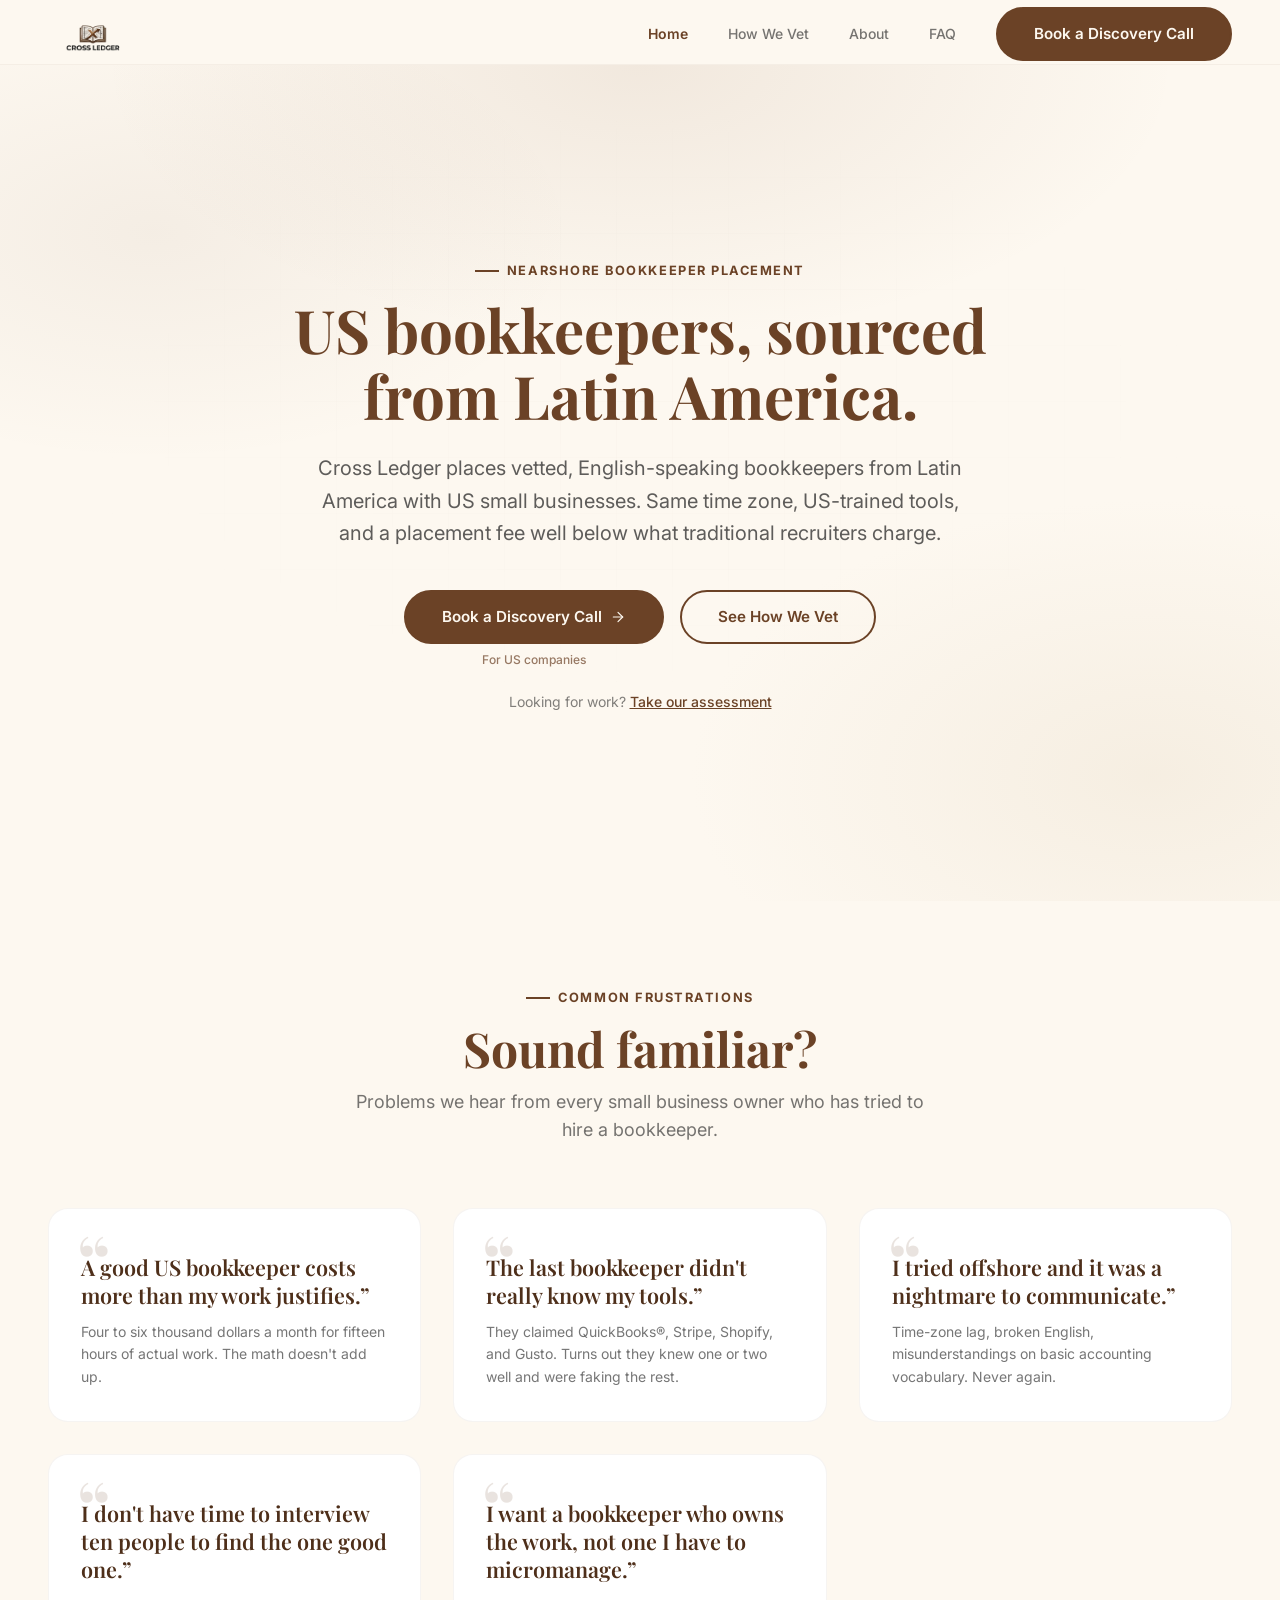
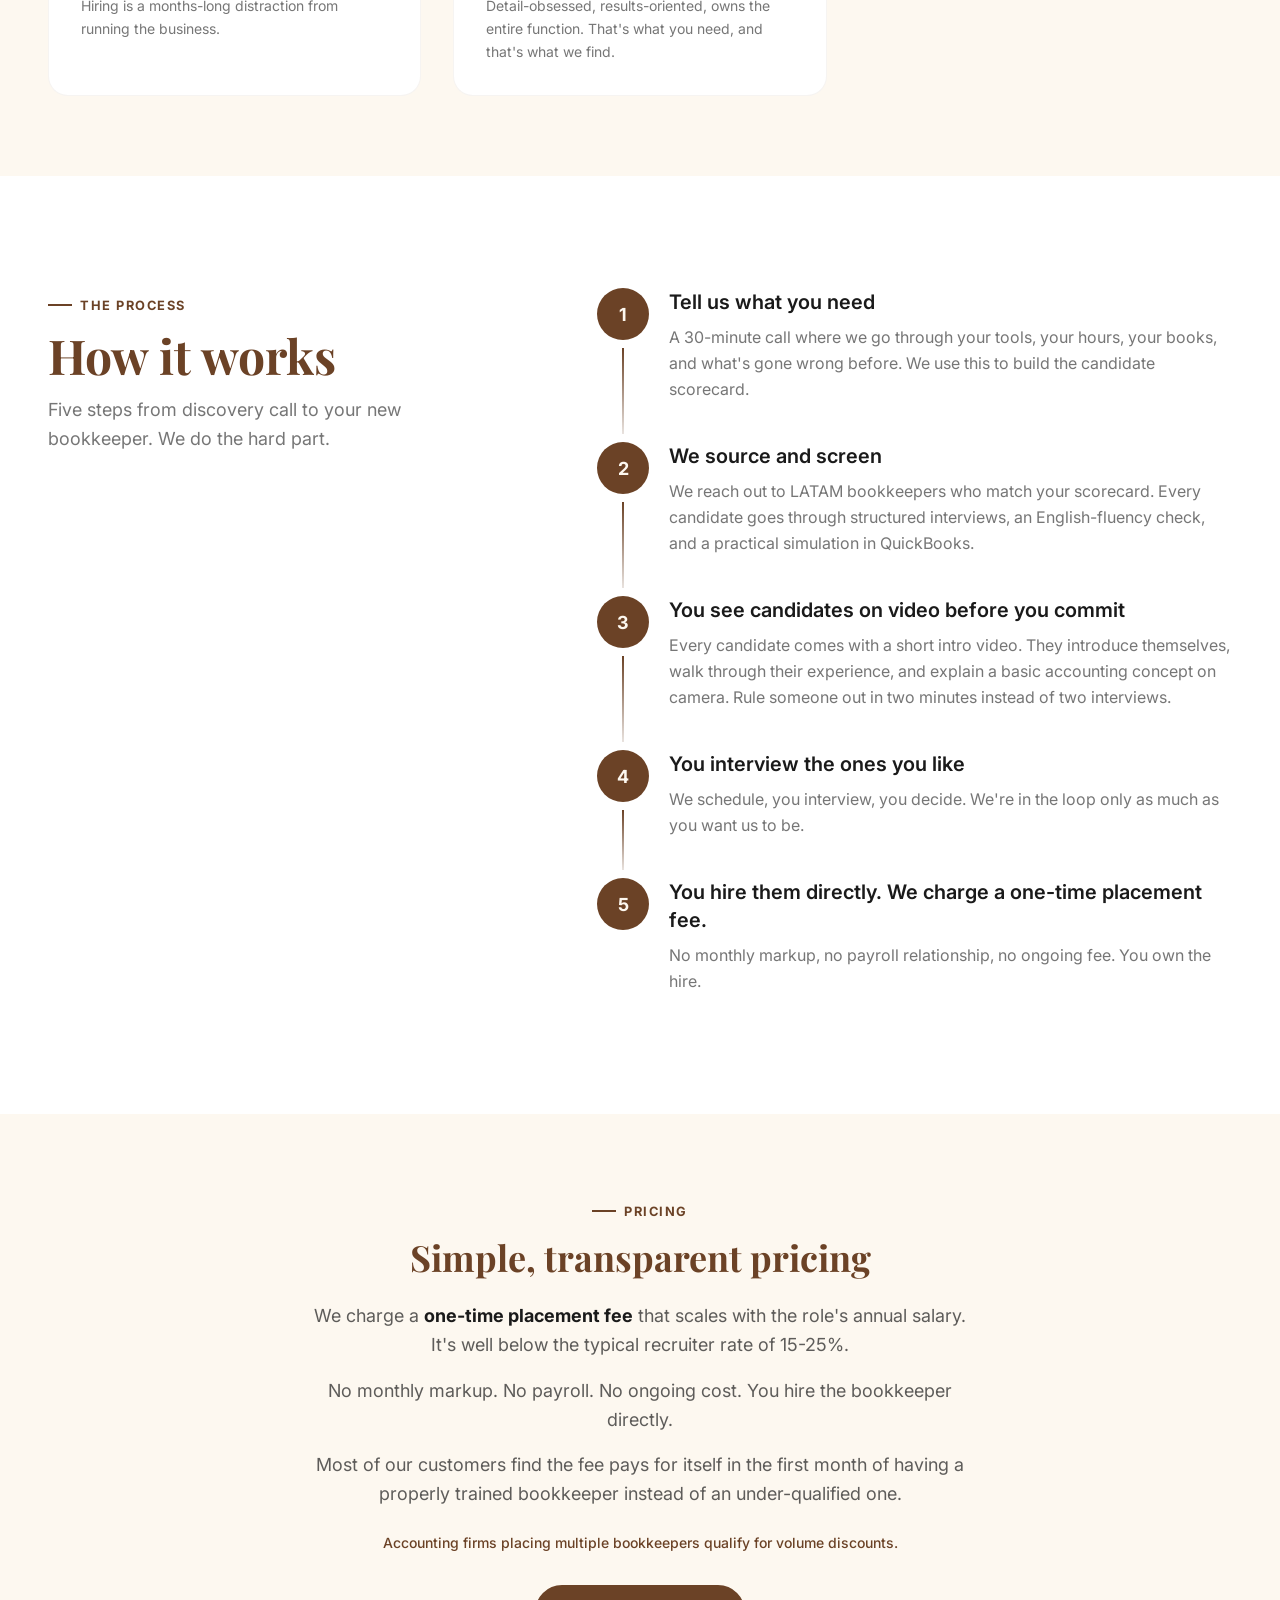
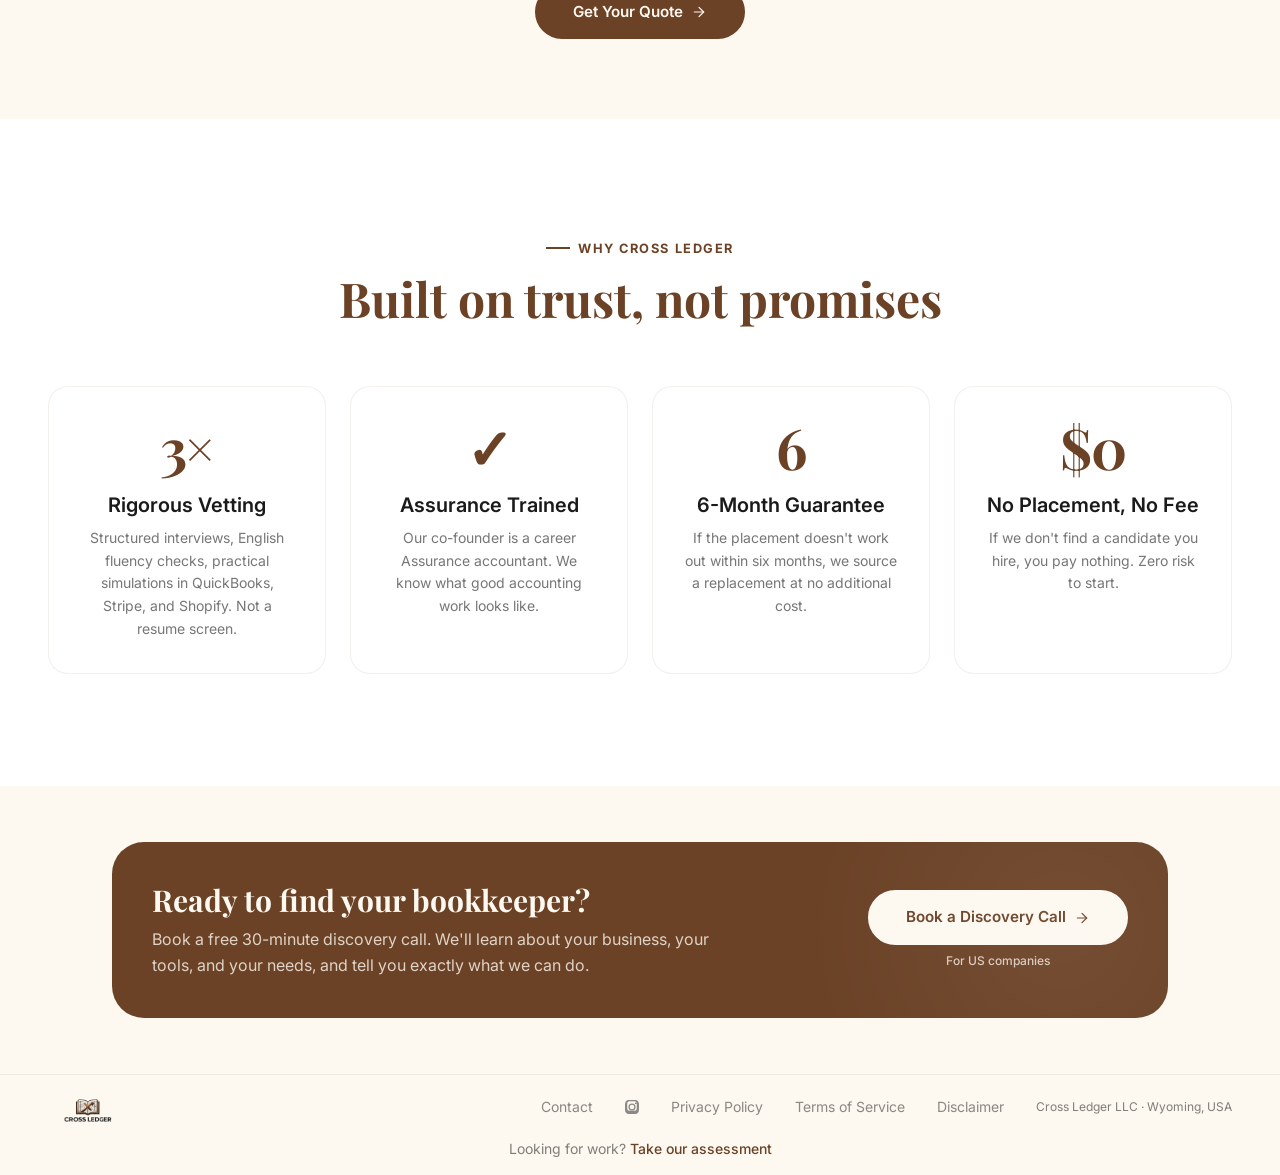
<file: index.html>
<!DOCTYPE html>
<html lang="en">
<head>
  <meta charset="UTF-8">
  <link rel="icon" type="image/png" href="favicon.png">
  <link rel="apple-touch-icon" href="apple-touch-icon.png">
  <meta name="viewport" content="width=device-width, initial-scale=1.0">
  <title>Cross Ledger | US Bookkeepers, Sourced from Latin America</title>
  <meta name="description" content="Cross Ledger places vetted, English-speaking bookkeepers from Latin America with US small businesses. Same time zone, US-trained tools, one-time placement fee.">
  <meta property="og:type" content="website">
  <meta property="og:url" content="https://crossledger.net/">
  <meta property="og:title" content="Cross Ledger | US Bookkeepers, Sourced from Latin America">
  <meta property="og:description" content="Cross Ledger places vetted, English-speaking bookkeepers from Latin America with US small businesses. Same time zone, US-trained tools, one-time placement fee.">
  <meta property="og:image" content="https://crossledger.net/og-image.png">
  <meta property="og:image:width" content="1200">
  <meta property="og:image:height" content="630">
  <meta name="twitter:card" content="summary_large_image">
  <meta name="twitter:title" content="Cross Ledger | US Bookkeepers, Sourced from Latin America">
  <meta name="twitter:description" content="Cross Ledger places vetted, English-speaking bookkeepers from Latin America with US small businesses. Same time zone, US-trained tools, one-time placement fee.">
  <meta name="twitter:image" content="https://crossledger.net/og-image.png">
  <link rel="preconnect" href="https://fonts.googleapis.com">
  <link rel="preconnect" href="https://fonts.gstatic.com" crossorigin>
  <link rel="stylesheet" href="https://fonts.googleapis.com/css2?family=Inter:wght@400;500;600;700;800&family=Playfair+Display:wght@500;600;700;800&display=swap">
  <link rel="stylesheet" href="tailwind.css">
  <link rel="stylesheet" href="styles.css">
</head>
<body class="bg-cream">

  <!-- Nav -->
  <nav class="sticky top-0 z-50 bg-[#FDF8F0]/95 backdrop-blur-md border-b border-[#6B4226]/5">
    <div class="max-w-7xl mx-auto px-5 sm:px-8 lg:px-12">
      <div class="flex items-center justify-between h-16 pt-1">
        <a href="index.html" class="flex-shrink-0">
          <img src="logo.webp" alt="Cross Ledger" width="414" height="168" class="h-9 w-auto">
        </a>
        <div class="hidden md:flex items-center gap-10">
          <a href="index.html" class="nav-link active text-sm font-medium text-[#6B4226]">Home</a>
          <a href="vetting.html" class="nav-link text-sm font-medium text-[#1a1a1a]/60 hover:text-[#6B4226] transition-colors">How We Vet</a>
          <a href="about.html" class="nav-link text-sm font-medium text-[#1a1a1a]/60 hover:text-[#6B4226] transition-colors">About</a>
          <a href="faq.html" class="nav-link text-sm font-medium text-[#1a1a1a]/60 hover:text-[#6B4226] transition-colors">FAQ</a>
          <a href="/book" class="btn-primary text-sm">Book a Discovery Call</a>
        </div>
        <button id="mobile-nav-toggle" class="md:hidden p-2" aria-expanded="false" aria-label="Toggle navigation">
          <svg id="menu-icon" class="w-6 h-6 text-[#6B4226]" xmlns="http://www.w3.org/2000/svg" viewBox="0 0 24 24" fill="none" stroke="currentColor" stroke-width="1.75" stroke-linecap="round" stroke-linejoin="round" aria-hidden="true"><path d="M4 6h16"/><path d="M4 12h16"/><path d="M4 18h16"/></svg>
          <svg id="close-icon" class="w-6 h-6 text-[#6B4226]" style="display:none" xmlns="http://www.w3.org/2000/svg" viewBox="0 0 24 24" fill="none" stroke="currentColor" stroke-width="1.75" stroke-linecap="round" stroke-linejoin="round" aria-hidden="true"><path d="M18 6 6 18"/><path d="m6 6 12 12"/></svg>
        </button>
      </div>
    </div>
    <div id="mobile-menu" class="mobile-menu md:hidden border-t border-[#6B4226]/5">
      <div class="px-5 py-4 space-y-1">
        <a href="index.html" class="block py-3 text-sm font-medium text-[#6B4226]">Home</a>
        <a href="vetting.html" class="block py-3 text-sm font-medium text-[#1a1a1a]/60">How We Vet</a>
        <a href="about.html" class="block py-3 text-sm font-medium text-[#1a1a1a]/60">About</a>
        <a href="faq.html" class="block py-3 text-sm font-medium text-[#1a1a1a]/60">FAQ</a>
        <a href="/book" class="btn-primary text-sm text-center block mt-3">Book a Discovery Call</a>
      </div>
    </div>
  </nav>

  <!-- Hero -->
  <section class="hero-atmosphere py-20 sm:py-28 lg:py-32 lg:min-h-[calc(100vh-4rem)] lg:flex lg:items-center">
    <div class="max-w-4xl mx-auto px-5 sm:px-8 lg:px-12 text-center w-full">
      <div class="section-label justify-center hero-rise" style="--rise-delay:.05s">Nearshore Bookkeeper Placement</div>
      <h1 class="text-4xl sm:text-5xl lg:text-6xl font-bold text-[#6B4226] leading-[1.1] mb-6 hero-rise" style="--rise-delay:.15s">
        US bookkeepers, sourced from Latin America.
      </h1>
      <p class="text-lg sm:text-xl text-[#1a1a1a]/70 max-w-2xl mx-auto mb-10 leading-relaxed hero-rise" style="--rise-delay:.28s">
        Cross Ledger places vetted, English-speaking bookkeepers from Latin America with US small businesses. Same time zone, US-trained tools, and a placement fee well below what traditional recruiters charge.
      </p>
      <div class="flex flex-col sm:flex-row gap-4 justify-center items-center sm:items-start hero-rise" style="--rise-delay:.42s">
        <div class="flex flex-col items-center gap-2">
          <a href="/book" class="btn-primary text-base px-8 py-4">
            Book a Discovery Call
            <svg xmlns="http://www.w3.org/2000/svg" viewBox="0 0 24 24" fill="none" stroke="currentColor" stroke-width="1.75" stroke-linecap="round" stroke-linejoin="round" class="w-4 h-4" aria-hidden="true"><path d="M5 12h14"/><path d="m12 5 7 7-7 7"/></svg>
          </a>
          <span class="text-xs font-medium text-[#6B4226]/70">For US companies</span>
        </div>
        <a href="vetting.html" class="btn-secondary text-base px-8 py-4">
          See How We Vet
        </a>
      </div>
      <p class="text-sm text-[#1a1a1a]/55 mt-6 hero-rise" style="--rise-delay:.55s">
        Looking for work? <a href="https://assessment.crossledger.net" class="text-[#6B4226] underline font-medium">Take our assessment</a>
      </p>
    </div>
  </section>

  <!-- Pain Points -->
  <section class="py-14 sm:py-20">
    <div class="max-w-7xl mx-auto px-5 sm:px-8 lg:px-12">
      <div class="text-center mb-16 reveal">
        <div class="section-label justify-center">Common frustrations</div>
        <h2 class="text-3xl sm:text-4xl lg:text-5xl font-bold text-[#6B4226] mb-4">Sound familiar?</h2>
        <p class="text-[#1a1a1a]/60 max-w-xl mx-auto text-lg">Problems we hear from every small business owner who has tried to hire a bookkeeper.</p>
      </div>
      <div class="grid sm:grid-cols-2 lg:grid-cols-3 gap-6 lg:gap-8 reveal-stagger">
        <div class="card quote-card">
          <h3>A good US bookkeeper costs more than my work justifies.</h3>
          <p class="text-[#1a1a1a]/60 text-sm leading-relaxed">Four to six thousand dollars a month for fifteen hours of actual work. The math doesn't add up.</p>
        </div>
        <div class="card quote-card">
          <h3>The last bookkeeper didn't really know my tools.</h3>
          <p class="text-[#1a1a1a]/60 text-sm leading-relaxed">They claimed QuickBooks&reg;, Stripe, Shopify, and Gusto. Turns out they knew one or two well and were faking the rest.</p>
        </div>
        <div class="card quote-card">
          <h3>I tried offshore and it was a nightmare to communicate.</h3>
          <p class="text-[#1a1a1a]/60 text-sm leading-relaxed">Time-zone lag, broken English, misunderstandings on basic accounting vocabulary. Never again.</p>
        </div>
        <div class="card quote-card">
          <h3>I don't have time to interview ten people to find the one good one.</h3>
          <p class="text-[#1a1a1a]/60 text-sm leading-relaxed">Hiring is a months-long distraction from running the business.</p>
        </div>
        <div class="card quote-card sm:col-span-2 lg:col-span-1 lg:col-start-2">
          <h3>I want a bookkeeper who owns the work, not one I have to micromanage.</h3>
          <p class="text-[#1a1a1a]/60 text-sm leading-relaxed">Detail-obsessed, results-oriented, owns the entire function. That's what you need, and that's what we find.</p>
        </div>
      </div>
    </div>
  </section>

  <!-- How It Works -->
  <section class="py-20 sm:py-28 bg-white">
    <div class="max-w-7xl mx-auto px-5 sm:px-8 lg:px-12">
      <div class="flex flex-col lg:flex-row gap-16 lg:gap-24 items-start">
        <div class="lg:w-5/12 lg:sticky lg:top-24 reveal">
          <div class="section-label">The Process</div>
          <h2 class="text-3xl sm:text-4xl lg:text-5xl font-bold text-[#6B4226] mb-4">How it works</h2>
          <p class="text-[#1a1a1a]/60 text-lg leading-relaxed">Five steps from discovery call to your new bookkeeper. We do the hard part.</p>
        </div>

        <div class="lg:w-7/12 space-y-0">
          <div class="flex gap-5 reveal">
            <div class="flex flex-col items-center">
              <div class="step-number">1</div>
              <div class="step-connector"></div>
            </div>
            <div class="pb-10">
              <h3 class="font-semibold text-xl mb-2 font-['Inter']">Tell us what you need</h3>
              <p class="text-[#1a1a1a]/60 leading-relaxed">A 30-minute call where we go through your tools, your hours, your books, and what's gone wrong before. We use this to build the candidate scorecard.</p>
            </div>
          </div>

          <div class="flex gap-5 reveal">
            <div class="flex flex-col items-center">
              <div class="step-number">2</div>
              <div class="step-connector"></div>
            </div>
            <div class="pb-10">
              <h3 class="font-semibold text-xl mb-2 font-['Inter']">We source and screen</h3>
              <p class="text-[#1a1a1a]/60 leading-relaxed">We reach out to LATAM bookkeepers who match your scorecard. Every candidate goes through structured interviews, an English-fluency check, and a practical simulation in QuickBooks.</p>
            </div>
          </div>

          <div class="flex gap-5 reveal">
            <div class="flex flex-col items-center">
              <div class="step-number">3</div>
              <div class="step-connector"></div>
            </div>
            <div class="pb-10">
              <h3 class="font-semibold text-xl mb-2 font-['Inter']">You see candidates on video before you commit</h3>
              <p class="text-[#1a1a1a]/60 leading-relaxed">Every candidate comes with a short intro video. They introduce themselves, walk through their experience, and explain a basic accounting concept on camera. Rule someone out in two minutes instead of two interviews.</p>
            </div>
          </div>

          <div class="flex gap-5 reveal">
            <div class="flex flex-col items-center">
              <div class="step-number">4</div>
              <div class="step-connector"></div>
            </div>
            <div class="pb-10">
              <h3 class="font-semibold text-xl mb-2 font-['Inter']">You interview the ones you like</h3>
              <p class="text-[#1a1a1a]/60 leading-relaxed">We schedule, you interview, you decide. We're in the loop only as much as you want us to be.</p>
            </div>
          </div>

          <div class="flex gap-5 reveal">
            <div class="flex flex-col items-center">
              <div class="step-number">5</div>
            </div>
            <div class="pb-2">
              <h3 class="font-semibold text-xl mb-2 font-['Inter']">You hire them directly. We charge a one-time placement fee.</h3>
              <p class="text-[#1a1a1a]/60 leading-relaxed">No monthly markup, no payroll relationship, no ongoing fee. You own the hire.</p>
            </div>
          </div>
        </div>
      </div>
    </div>
  </section>

  <!-- Pricing -->
  <section class="py-14 sm:py-20">
    <div class="max-w-3xl mx-auto px-5 sm:px-8 lg:px-12 text-center reveal">
      <div class="section-label justify-center">Pricing</div>
      <h2 class="text-3xl sm:text-4xl font-bold text-[#6B4226] mb-6">Simple, transparent pricing</h2>
      <div class="space-y-4 text-[#1a1a1a]/70 text-lg leading-relaxed">
        <p>We charge a <strong class="text-[#1a1a1a]">one-time placement fee</strong> that scales with the role's annual salary. It's well below the typical recruiter rate of 15-25%.</p>
        <p>No monthly markup. No payroll. No ongoing cost. You hire the bookkeeper directly.</p>
        <p>Most of our customers find the fee pays for itself in the first month of having a properly trained bookkeeper instead of an under-qualified one.</p>
      </div>
      <p class="text-sm text-[#6B4226] font-medium mt-6 mb-8">
        Accounting firms placing multiple bookkeepers qualify for volume discounts.
      </p>
      <div>
        <a href="/book" class="btn-primary">
          Get Your Quote
          <svg xmlns="http://www.w3.org/2000/svg" viewBox="0 0 24 24" fill="none" stroke="currentColor" stroke-width="1.75" stroke-linecap="round" stroke-linejoin="round" class="w-4 h-4" aria-hidden="true"><path d="M5 12h14"/><path d="m12 5 7 7-7 7"/></svg>
        </a>
      </div>
    </div>
  </section>

  <!-- Trust Elements -->
  <section class="py-20 sm:py-28 bg-white">
    <div class="max-w-7xl mx-auto px-5 sm:px-8 lg:px-12">
      <div class="text-center mb-16 reveal">
        <div class="section-label justify-center">Why Cross Ledger</div>
        <h2 class="text-3xl sm:text-4xl lg:text-5xl font-bold text-[#6B4226] mb-4">Built on trust, not promises</h2>
      </div>
      <div class="grid sm:grid-cols-2 lg:grid-cols-4 gap-6 reveal-stagger">
        <div class="trust-badge border-t-4 border-t-[#6B4226]">
          <div class="trust-numeral">3&#215;</div>
          <h3 class="font-semibold text-xl mb-2 font-['Inter']">Rigorous Vetting</h3>
          <p class="text-[#1a1a1a]/60 text-sm leading-relaxed">Structured interviews, English fluency checks, practical simulations in QuickBooks, Stripe, and Shopify. Not a resume screen.</p>
        </div>
        <div class="trust-badge border-t-4 border-t-[#6B4226]">
          <div class="trust-numeral">&#10003;</div>
          <h3 class="font-semibold text-xl mb-2 font-['Inter']">Assurance Trained</h3>
          <p class="text-[#1a1a1a]/60 text-sm leading-relaxed">Our co-founder is a career Assurance accountant. We know what good accounting work looks like.</p>
        </div>
        <div class="trust-badge border-t-4 border-t-[#6B4226]">
          <div class="trust-numeral">6</div>
          <h3 class="font-semibold text-xl mb-2 font-['Inter']">6-Month Guarantee</h3>
          <p class="text-[#1a1a1a]/60 text-sm leading-relaxed">If the placement doesn't work out within six months, we source a replacement at no additional cost.</p>
        </div>
        <div class="trust-badge border-t-4 border-t-[#6B4226]">
          <div class="trust-numeral">$0</div>
          <h3 class="font-semibold text-xl mb-2 font-['Inter']">No Placement, No Fee</h3>
          <p class="text-[#1a1a1a]/60 text-sm leading-relaxed">If we don't find a candidate you hire, you pay nothing. Zero risk to start.</p>
        </div>
      </div>
    </div>
  </section>

  <!-- Final CTA -->
  <section class="py-10 sm:py-14">
    <div class="max-w-6xl mx-auto px-5 sm:px-8 lg:px-12">
      <div class="cta-banner py-8 sm:py-10 px-6 sm:px-10 reveal">
        <div class="flex flex-col md:flex-row md:items-center md:justify-between gap-6 md:gap-8">
          <div class="text-center md:text-left">
            <h2 class="text-2xl sm:text-3xl font-bold text-[#FDF8F0] mb-2">Ready to find your bookkeeper?</h2>
            <p class="text-[#FDF8F0]/80 text-base leading-relaxed max-w-xl">Book a free 30-minute discovery call. We'll learn about your business, your tools, and your needs, and tell you exactly what we can do.</p>
          </div>
          <div class="flex flex-col items-center gap-2 flex-shrink-0 self-center md:self-auto">
            <a href="/book" class="btn-light text-base px-8 py-4 whitespace-nowrap">
              Book a Discovery Call
              <svg xmlns="http://www.w3.org/2000/svg" viewBox="0 0 24 24" fill="none" stroke="currentColor" stroke-width="1.75" stroke-linecap="round" stroke-linejoin="round" class="w-4 h-4" aria-hidden="true"><path d="M5 12h14"/><path d="m12 5 7 7-7 7"/></svg>
            </a>
            <span class="text-xs font-medium text-[#FDF8F0]/75">For US companies</span>
          </div>
        </div>
      </div>
    </div>
  </section>

  <!-- Footer -->
  <footer class="border-t border-[#6B4226]/8 py-4">
    <div class="max-w-7xl mx-auto px-5 sm:px-8 lg:px-12">
      <div class="flex flex-col sm:flex-row justify-between items-center gap-6">
        <img src="logo.webp" alt="Cross Ledger" width="414" height="168" loading="lazy" decoding="async" class="h-8 w-auto">
        <div class="flex flex-wrap justify-center items-center gap-x-8 gap-y-3 text-sm text-[#1a1a1a]/50">
          <a href="mailto:fedesapuppo@hotmail.com" class="hover:text-[#6B4226] transition-colors">Contact</a>
          <a href="https://www.instagram.com/crossledger.accountants/" target="_blank" rel="noopener" aria-label="Instagram" class="inline-flex items-center hover:text-[#6B4226] transition-colors"><svg xmlns="http://www.w3.org/2000/svg" viewBox="0 0 24 24" fill="currentColor" class="w-3.5 h-3.5" aria-hidden="true"><path d="M12 0C8.74 0 8.333.015 7.053.072 5.775.132 4.905.333 4.14.63a5.89 5.89 0 0 0-2.126 1.384A5.89 5.89 0 0 0 .63 4.14C.333 4.905.131 5.775.072 7.053.012 8.333 0 8.74 0 12s.015 3.667.072 4.947c.06 1.277.261 2.148.558 2.913a5.89 5.89 0 0 0 1.384 2.126A5.89 5.89 0 0 0 4.14 23.37c.766.296 1.636.499 2.913.558C8.333 23.988 8.74 24 12 24s3.667-.015 4.947-.072c1.277-.06 2.148-.262 2.913-.558a5.89 5.89 0 0 0 2.126-1.384 5.89 5.89 0 0 0 1.384-2.126c.296-.765.499-1.636.558-2.913.06-1.28.072-1.687.072-4.947s-.015-3.667-.072-4.947c-.06-1.277-.262-2.149-.558-2.913a5.89 5.89 0 0 0-1.384-2.126A5.89 5.89 0 0 0 19.86.63c-.765-.297-1.636-.499-2.913-.558C15.667.012 15.26 0 12 0zm0 2.16c2.67 0 2.987.01 4.04.059.976.045 1.504.207 1.857.344.467.182.8.398 1.15.748.35.35.566.683.748 1.15.137.353.3.881.344 1.857.048 1.054.058 1.37.058 4.04s-.01 2.986-.058 4.04c-.045.976-.207 1.504-.344 1.857-.182.466-.399.8-.748 1.15-.35.35-.683.566-1.15.748-.353.137-.882.3-1.857.344-1.054.048-1.37.058-4.04.058s-2.987-.01-4.04-.058c-.976-.045-1.504-.207-1.857-.344-.467-.182-.8-.398-1.15-.748-.35-.35-.566-.683-.748-1.15-.137-.353-.3-.881-.344-1.857-.048-1.054-.058-1.37-.058-4.04s.01-2.986.058-4.04c.045-.976.207-1.504.344-1.857.182-.466.399-.8.748-1.15.35-.35.683-.566 1.15-.748.353-.137.882-.3 1.857-.344 1.053-.048 1.37-.058 4.04-.058zM12 5.838a6.162 6.162 0 1 0 0 12.324 6.162 6.162 0 0 0 0-12.324zM12 16a4 4 0 1 1 0-8 4 4 0 0 1 0 8zm6.406-11.845a1.44 1.44 0 1 0 0 2.881 1.44 1.44 0 0 0 0-2.881z"/></svg></a>
          <a href="privacy.html" class="hover:text-[#6B4226] transition-colors">Privacy Policy</a>
          <a href="terms.html" class="hover:text-[#6B4226] transition-colors">Terms of Service</a>
          <a href="disclaimer.html" class="hover:text-[#6B4226] transition-colors">Disclaimer</a>
          <span class="text-xs text-[#1a1a1a]/55">Cross Ledger LLC &middot; Wyoming, USA</span>
        </div>
      </div>
      <p class="text-center text-sm text-[#1a1a1a]/55 mt-4">
        Looking for work? <a href="https://assessment.crossledger.net" class="text-[#6B4226] font-medium hover:text-[#4E2F1A] transition-colors">Take our assessment</a>
      </p>
    </div>
  </footer>

  <script src="main.js"></script>
</body>
</html>
</file>
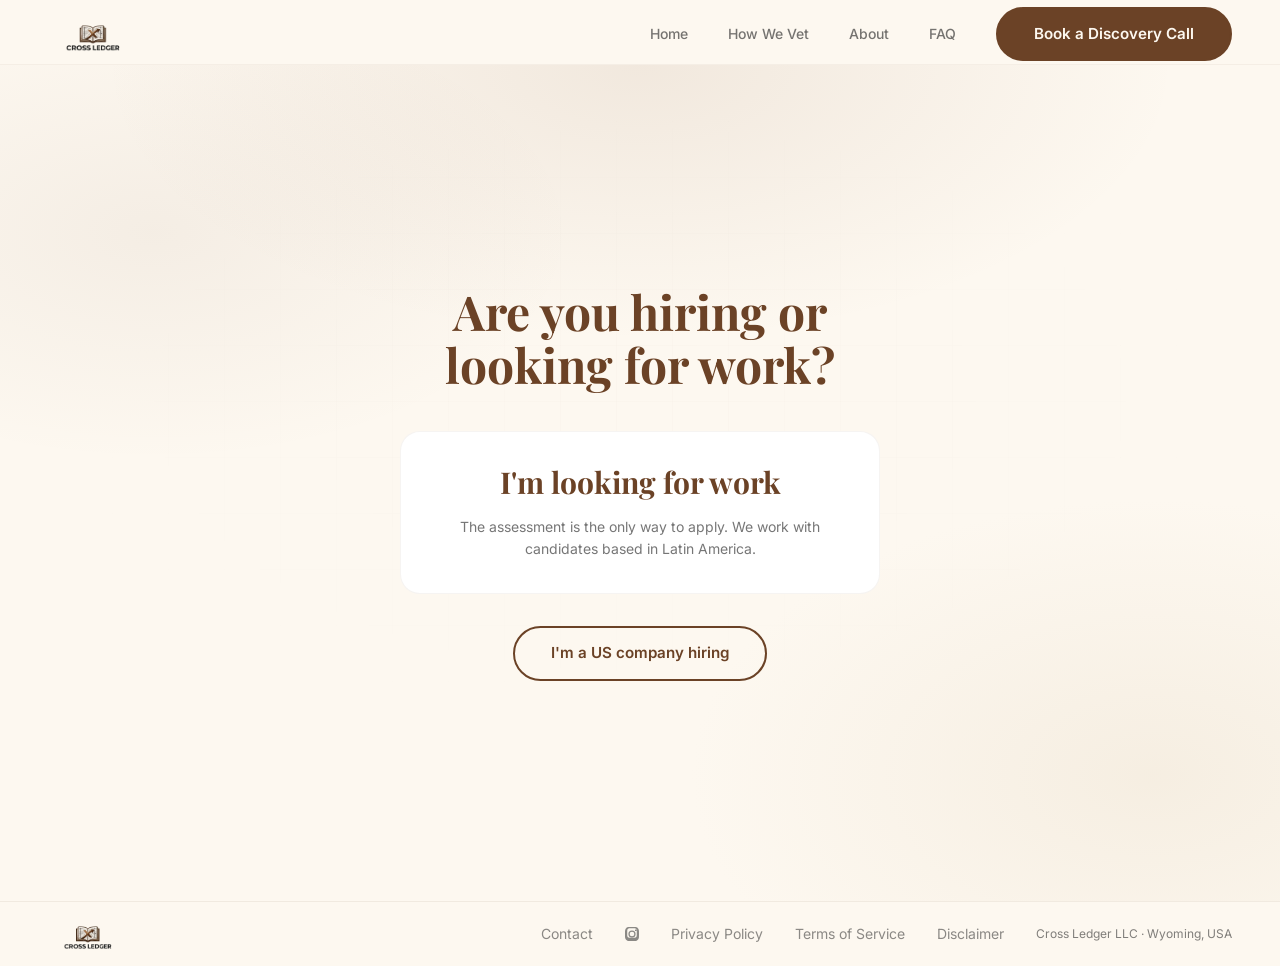
<file: book/index.html>
<!DOCTYPE html>
<html lang="en">
<head>
  <meta charset="UTF-8">
  <link rel="icon" type="image/png" href="/favicon.png">
  <link rel="apple-touch-icon" href="/apple-touch-icon.png">
  <meta name="viewport" content="width=device-width, initial-scale=1.0">
  <title>Book a Call | Cross Ledger</title>
  <meta name="description" content="Candidates apply through the assessment. US companies hiring a bookkeeper can book a discovery call.">
  <meta property="og:type" content="website">
  <meta property="og:url" content="https://crossledger.net/book">
  <meta property="og:title" content="Book a Call | Cross Ledger">
  <meta property="og:description" content="Candidates apply through the assessment. US companies hiring a bookkeeper can book a discovery call.">
  <meta property="og:image" content="https://crossledger.net/og-image.png">
  <meta property="og:image:width" content="1200">
  <meta property="og:image:height" content="630">
  <meta name="twitter:card" content="summary_large_image">
  <meta name="twitter:title" content="Book a Call | Cross Ledger">
  <meta name="twitter:description" content="Candidates apply through the assessment. US companies hiring a bookkeeper can book a discovery call.">
  <meta name="twitter:image" content="https://crossledger.net/og-image.png">
  <link rel="preconnect" href="https://fonts.googleapis.com">
  <link rel="preconnect" href="https://fonts.gstatic.com" crossorigin>
  <link rel="stylesheet" href="https://fonts.googleapis.com/css2?family=Inter:wght@400;500;600;700;800&family=Playfair+Display:wght@500;600;700;800&display=swap">
  <link rel="stylesheet" href="/tailwind.css">
  <link rel="stylesheet" href="/styles.css">
</head>
<body class="bg-cream">

  <!-- Nav -->
  <nav class="sticky top-0 z-50 bg-[#FDF8F0]/95 backdrop-blur-md border-b border-[#6B4226]/5">
    <div class="max-w-7xl mx-auto px-5 sm:px-8 lg:px-12">
      <div class="flex items-center justify-between h-16 pt-1">
        <a href="/index.html" class="flex-shrink-0">
          <img src="/logo.webp" alt="Cross Ledger" width="414" height="168" class="h-9 w-auto">
        </a>
        <div class="hidden md:flex items-center gap-10">
          <a href="/index.html" class="nav-link text-sm font-medium text-[#1a1a1a]/60 hover:text-[#6B4226] transition-colors">Home</a>
          <a href="/vetting.html" class="nav-link text-sm font-medium text-[#1a1a1a]/60 hover:text-[#6B4226] transition-colors">How We Vet</a>
          <a href="/about.html" class="nav-link text-sm font-medium text-[#1a1a1a]/60 hover:text-[#6B4226] transition-colors">About</a>
          <a href="/faq.html" class="nav-link text-sm font-medium text-[#1a1a1a]/60 hover:text-[#6B4226] transition-colors">FAQ</a>
          <a href="/book" class="btn-primary text-sm">Book a Discovery Call</a>
        </div>
        <button id="mobile-nav-toggle" class="md:hidden p-2" aria-expanded="false" aria-label="Toggle navigation">
          <svg id="menu-icon" class="w-6 h-6 text-[#6B4226]" xmlns="http://www.w3.org/2000/svg" viewBox="0 0 24 24" fill="none" stroke="currentColor" stroke-width="1.75" stroke-linecap="round" stroke-linejoin="round" aria-hidden="true"><path d="M4 6h16"/><path d="M4 12h16"/><path d="M4 18h16"/></svg>
          <svg id="close-icon" class="w-6 h-6 text-[#6B4226]" style="display:none" xmlns="http://www.w3.org/2000/svg" viewBox="0 0 24 24" fill="none" stroke="currentColor" stroke-width="1.75" stroke-linecap="round" stroke-linejoin="round" aria-hidden="true"><path d="M18 6 6 18"/><path d="m6 6 12 12"/></svg>
        </button>
      </div>
    </div>
    <div id="mobile-menu" class="mobile-menu md:hidden border-t border-[#6B4226]/5">
      <div class="px-5 py-4 space-y-1">
        <a href="/index.html" class="block py-3 text-sm font-medium text-[#1a1a1a]/60">Home</a>
        <a href="/vetting.html" class="block py-3 text-sm font-medium text-[#1a1a1a]/60">How We Vet</a>
        <a href="/about.html" class="block py-3 text-sm font-medium text-[#1a1a1a]/60">About</a>
        <a href="/faq.html" class="block py-3 text-sm font-medium text-[#1a1a1a]/60">FAQ</a>
        <a href="/book" class="btn-primary text-sm text-center block mt-3">Book a Discovery Call</a>
      </div>
    </div>
  </nav>

  <section class="hero-atmosphere py-20 sm:py-28 lg:py-32 lg:min-h-[calc(100vh-4rem)] lg:flex lg:items-center">
    <div class="max-w-xl mx-auto px-5 sm:px-8 lg:px-12 text-center w-full">
      <h1 class="text-4xl sm:text-5xl font-bold text-[#6B4226] leading-[1.1] mb-10">
        Are you hiring or looking for work?
      </h1>
      <a href="https://assessment.crossledger.net" class="card block text-center mb-8">
        <h2 class="text-2xl sm:text-3xl font-bold text-[#6B4226]">I'm looking for work</h2>
        <p class="text-sm text-[#1a1a1a]/60 mt-4 leading-relaxed">The assessment is the only way to apply. We work with candidates based in Latin America.</p>
      </a>
      <a href="https://calendly.com/fedesapuppo/30min" class="btn-secondary" target="_blank" rel="noopener">I'm a US company hiring</a>
    </div>
  </section>

  <footer class="border-t border-[#6B4226]/8 py-4">
    <div class="max-w-7xl mx-auto px-5 sm:px-8 lg:px-12">
      <div class="flex flex-col sm:flex-row justify-between items-center gap-6">
        <img src="/logo.webp" alt="Cross Ledger" width="414" height="168" loading="lazy" decoding="async" class="h-8 w-auto">
        <div class="flex flex-wrap justify-center items-center gap-x-8 gap-y-3 text-sm text-[#1a1a1a]/50">
          <a href="mailto:fedesapuppo@hotmail.com" class="hover:text-[#6B4226] transition-colors">Contact</a>
          <a href="https://www.instagram.com/crossledger.accountants/" target="_blank" rel="noopener" aria-label="Instagram" class="inline-flex items-center hover:text-[#6B4226] transition-colors"><svg xmlns="http://www.w3.org/2000/svg" viewBox="0 0 24 24" fill="currentColor" class="w-3.5 h-3.5" aria-hidden="true"><path d="M12 0C8.74 0 8.333.015 7.053.072 5.775.132 4.905.333 4.14.63a5.89 5.89 0 0 0-2.126 1.384A5.89 5.89 0 0 0 .63 4.14C.333 4.905.131 5.775.072 7.053.012 8.333 0 8.74 0 12s.015 3.667.072 4.947c.06 1.277.261 2.148.558 2.913a5.89 5.89 0 0 0 1.384 2.126A5.89 5.89 0 0 0 4.14 23.37c.766.296 1.636.499 2.913.558C8.333 23.988 8.74 24 12 24s3.667-.015 4.947-.072c1.277-.06 2.148-.262 2.913-.558a5.89 5.89 0 0 0 2.126-1.384 5.89 5.89 0 0 0 1.384-2.126c.296-.765.499-1.636.558-2.913.06-1.28.072-1.687.072-4.947s-.015-3.667-.072-4.947c-.06-1.277-.262-2.149-.558-2.913a5.89 5.89 0 0 0-1.384-2.126A5.89 5.89 0 0 0 19.86.63c-.765-.297-1.636-.499-2.913-.558C15.667.012 15.26 0 12 0zm0 2.16c2.67 0 2.987.01 4.04.059.976.045 1.504.207 1.857.344.467.182.8.398 1.15.748.35.35.566.683.748 1.15.137.353.3.881.344 1.857.048 1.054.058 1.37.058 4.04s-.01 2.986-.058 4.04c-.045.976-.207 1.504-.344 1.857-.182.466-.399.8-.748 1.15-.35.35-.683.566-1.15.748-.353.137-.882.3-1.857.344-1.054.048-1.37.058-4.04.058s-2.987-.01-4.04-.058c-.976-.045-1.504-.207-1.857-.344-.467-.182-.8-.398-1.15-.748-.35-.35-.566-.683-.748-1.15-.137-.353-.3-.881-.344-1.857-.048-1.054-.058-1.37-.058-4.04s.01-2.986.058-4.04c.045-.976.207-1.504.344-1.857.182-.466.399-.8.748-1.15.35-.35.683-.566 1.15-.748.353-.137.882-.3 1.857-.344 1.053-.048 1.37-.058 4.04-.058zM12 5.838a6.162 6.162 0 1 0 0 12.324 6.162 6.162 0 0 0 0-12.324zM12 16a4 4 0 1 1 0-8 4 4 0 0 1 0 8zm6.406-11.845a1.44 1.44 0 1 0 0 2.881 1.44 1.44 0 0 0 0-2.881z"/></svg></a>
          <a href="/privacy.html" class="hover:text-[#6B4226] transition-colors">Privacy Policy</a>
          <a href="/terms.html" class="hover:text-[#6B4226] transition-colors">Terms of Service</a>
          <a href="/disclaimer.html" class="hover:text-[#6B4226] transition-colors">Disclaimer</a>
          <span class="text-xs text-[#1a1a1a]/55">Cross Ledger LLC &middot; Wyoming, USA</span>
        </div>
      </div>
    </div>
  </footer>

  <script src="/main.js"></script>
</body>
</html>
</file>
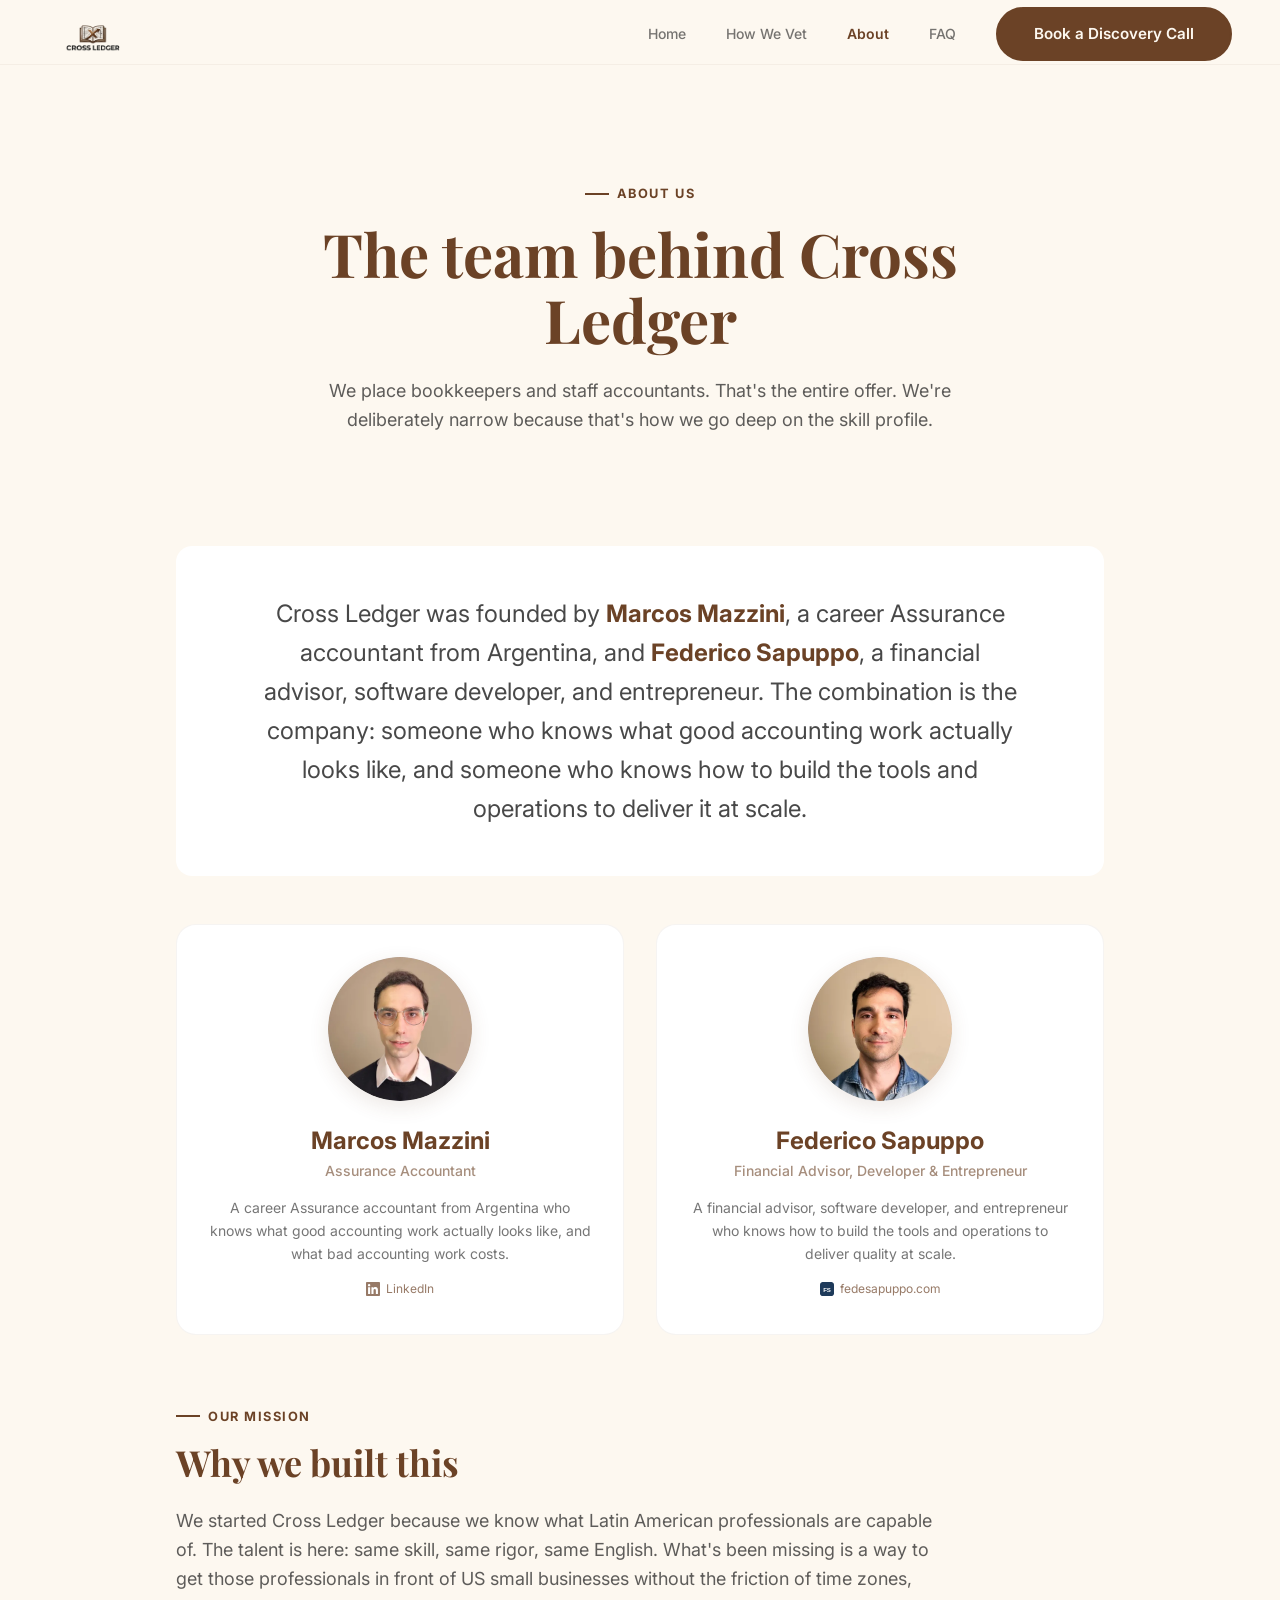
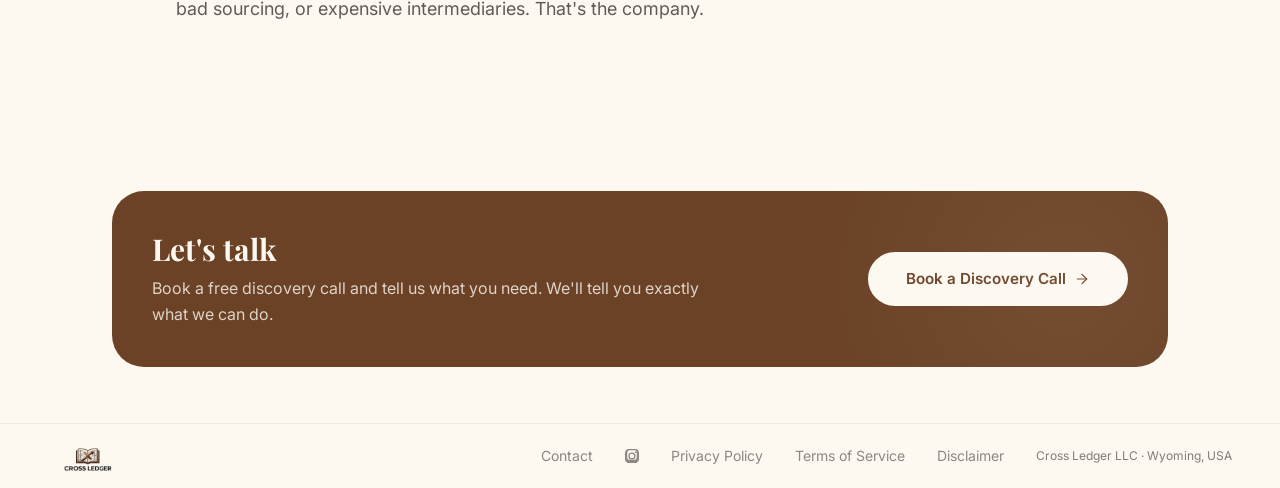
<file: about.html>
<!DOCTYPE html>
<html lang="en">
<head>
  <meta charset="UTF-8">
  <link rel="icon" type="image/png" href="favicon.png">
  <link rel="apple-touch-icon" href="apple-touch-icon.png">
  <meta name="viewport" content="width=device-width, initial-scale=1.0">
  <title>About | Cross Ledger</title>
  <meta name="description" content="Cross Ledger was founded by a career Assurance accountant and an entrepreneur to connect US small businesses with top Latin American bookkeeping talent.">
  <meta property="og:type" content="website">
  <meta property="og:url" content="https://crossledger.net/about.html">
  <meta property="og:title" content="About | Cross Ledger">
  <meta property="og:description" content="Cross Ledger was founded by a career Assurance accountant and an entrepreneur to connect US small businesses with top Latin American bookkeeping talent.">
  <meta property="og:image" content="https://crossledger.net/og-image.png">
  <meta property="og:image:width" content="1200">
  <meta property="og:image:height" content="630">
  <meta name="twitter:card" content="summary_large_image">
  <meta name="twitter:title" content="About | Cross Ledger">
  <meta name="twitter:description" content="Cross Ledger was founded by a career Assurance accountant and an entrepreneur to connect US small businesses with top Latin American bookkeeping talent.">
  <meta name="twitter:image" content="https://crossledger.net/og-image.png">
  <link rel="preconnect" href="https://fonts.googleapis.com">
  <link rel="preconnect" href="https://fonts.gstatic.com" crossorigin>
  <link rel="stylesheet" href="https://fonts.googleapis.com/css2?family=Inter:wght@400;500;600;700;800&family=Playfair+Display:wght@500;600;700;800&display=swap">
  <link rel="stylesheet" href="tailwind.css">
  <link rel="stylesheet" href="styles.css">
</head>
<body class="bg-cream">

  <!-- Nav -->
  <nav class="sticky top-0 z-50 bg-[#FDF8F0]/95 backdrop-blur-md border-b border-[#6B4226]/5">
    <div class="max-w-7xl mx-auto px-5 sm:px-8 lg:px-12">
      <div class="flex items-center justify-between h-16 pt-1">
        <a href="index.html" class="flex-shrink-0">
          <img src="logo.webp" alt="Cross Ledger" width="414" height="168" class="h-9 w-auto">
        </a>
        <div class="hidden md:flex items-center gap-10">
          <a href="index.html" class="nav-link text-sm font-medium text-[#1a1a1a]/60 hover:text-[#6B4226] transition-colors">Home</a>
          <a href="vetting.html" class="nav-link text-sm font-medium text-[#1a1a1a]/60 hover:text-[#6B4226] transition-colors">How We Vet</a>
          <a href="about.html" class="nav-link active text-sm font-medium text-[#6B4226]">About</a>
          <a href="faq.html" class="nav-link text-sm font-medium text-[#1a1a1a]/60 hover:text-[#6B4226] transition-colors">FAQ</a>
          <a href="/book" class="btn-primary text-sm">Book a Discovery Call</a>
        </div>
        <button id="mobile-nav-toggle" class="md:hidden p-2" aria-expanded="false" aria-label="Toggle navigation">
          <svg id="menu-icon" class="w-6 h-6 text-[#6B4226]" xmlns="http://www.w3.org/2000/svg" viewBox="0 0 24 24" fill="none" stroke="currentColor" stroke-width="1.75" stroke-linecap="round" stroke-linejoin="round" aria-hidden="true"><path d="M4 6h16"/><path d="M4 12h16"/><path d="M4 18h16"/></svg>
          <svg id="close-icon" class="w-6 h-6 text-[#6B4226]" style="display:none" xmlns="http://www.w3.org/2000/svg" viewBox="0 0 24 24" fill="none" stroke="currentColor" stroke-width="1.75" stroke-linecap="round" stroke-linejoin="round" aria-hidden="true"><path d="M18 6 6 18"/><path d="m6 6 12 12"/></svg>
        </button>
      </div>
    </div>
    <div id="mobile-menu" class="mobile-menu md:hidden border-t border-[#6B4226]/5">
      <div class="px-5 py-4 space-y-1">
        <a href="index.html" class="block py-3 text-sm font-medium text-[#1a1a1a]/60">Home</a>
        <a href="vetting.html" class="block py-3 text-sm font-medium text-[#1a1a1a]/60">How We Vet</a>
        <a href="about.html" class="block py-3 text-sm font-medium text-[#6B4226]">About</a>
        <a href="faq.html" class="block py-3 text-sm font-medium text-[#1a1a1a]/60">FAQ</a>
        <a href="/book" class="btn-primary text-sm text-center block mt-3">Book a Discovery Call</a>
      </div>
    </div>
  </nav>

  <!-- Hero -->
  <section class="py-20 sm:py-28">
    <div class="max-w-4xl mx-auto px-5 sm:px-8 lg:px-12 text-center reveal">
      <div class="section-label justify-center">About Us</div>
      <h1 class="text-4xl sm:text-5xl lg:text-6xl font-bold text-[#6B4226] leading-[1.1] mb-6">The team behind Cross Ledger</h1>
      <p class="text-lg text-[#1a1a1a]/70 max-w-2xl mx-auto leading-relaxed">
        We place bookkeepers and staff accountants. That's the entire offer. We're deliberately narrow because that's how we go deep on the skill profile.
      </p>
    </div>
  </section>

  <!-- Founders -->
  <section class="pb-20 sm:pb-28">
    <div class="max-w-5xl mx-auto px-5 sm:px-8 lg:px-12">

      <!-- Founder cards -->
      <div class="bg-white rounded-2xl p-8 sm:p-12 mb-12 reveal">
        <p class="text-xl sm:text-2xl text-[#1a1a1a]/80 leading-relaxed text-center max-w-3xl mx-auto">
          Cross Ledger was founded by <strong class="text-[#6B4226]">Marcos Mazzini</strong>, a career Assurance accountant from Argentina, and <strong class="text-[#6B4226]">Federico Sapuppo</strong>, a financial advisor, software developer, and entrepreneur. The combination is the company: someone who knows what good accounting work actually looks like, and someone who knows how to build the tools and operations to deliver it at scale.
        </p>
      </div>

      <div class="grid md:grid-cols-2 gap-8 mb-16 reveal-stagger">
        <div class="card text-center">
          <img src="marcos.webp" alt="Marcos Mazzini" width="432" height="432" class="founder-photo" loading="lazy" decoding="async">
          <h2 class="text-2xl font-bold text-[#6B4226] mb-1 font-['Inter']">Marcos Mazzini</h2>
          <p class="text-sm text-[#6B4226]/60 font-medium mb-4">Assurance Accountant</p>
          <p class="text-[#1a1a1a]/60 text-sm leading-relaxed">A career Assurance accountant from Argentina who knows what good accounting work actually looks like, and what bad accounting work costs.</p>
          <a href="https://www.linkedin.com/in/marcos-mazzini-accounting/" target="_blank" rel="noopener" class="inline-flex items-center gap-1.5 text-xs text-[#6B4226]/70 hover:text-[#6B4226] transition-colors mt-4">
            <svg xmlns="http://www.w3.org/2000/svg" viewBox="0 0 24 24" fill="currentColor" class="w-3.5 h-3.5" aria-hidden="true"><path d="M20.45 20.45h-3.56v-5.57c0-1.33-.02-3.04-1.85-3.04-1.86 0-2.14 1.45-2.14 2.95v5.66H9.34V9h3.42v1.56h.05c.48-.9 1.64-1.85 3.38-1.85 3.61 0 4.28 2.38 4.28 5.47v6.27zM5.34 7.43a2.07 2.07 0 1 1 0-4.14 2.07 2.07 0 0 1 0 4.14zM7.12 20.45H3.56V9h3.56v11.45zM22.22 0H1.77C.79 0 0 .77 0 1.72v20.56C0 23.23.79 24 1.77 24h20.45c.98 0 1.78-.77 1.78-1.72V1.72C24 .77 23.2 0 22.22 0z"/></svg>
            LinkedIn
          </a>
        </div>
        <div class="card text-center">
          <img src="federico.webp" alt="Federico Sapuppo" width="432" height="432" class="founder-photo" loading="lazy" decoding="async">
          <h2 class="text-2xl font-bold text-[#6B4226] mb-1 font-['Inter']">Federico Sapuppo</h2>
          <p class="text-sm text-[#6B4226]/60 font-medium mb-4">Financial Advisor, Developer & Entrepreneur</p>
          <p class="text-[#1a1a1a]/60 text-sm leading-relaxed">A financial advisor, software developer, and entrepreneur who knows how to build the tools and operations to deliver quality at scale.</p>
          <a href="https://fedesapuppo.com" target="_blank" rel="noopener" class="inline-flex items-center gap-1.5 text-xs text-[#6B4226]/70 hover:text-[#6B4226] transition-colors mt-4">
            <img src="fedesapuppo-favicon.svg" alt="" class="w-3.5 h-3.5 rounded-[2px]">
            fedesapuppo.com
          </a>
        </div>
      </div>

      <!-- Mission -->
      <div class="max-w-3xl reveal">
        <div class="section-label">Our Mission</div>
        <h2 class="text-3xl sm:text-4xl font-bold text-[#6B4226] mb-6">Why we built this</h2>
        <p class="text-[#1a1a1a]/70 text-lg leading-relaxed">
          We started Cross Ledger because we know what Latin American professionals are capable of. The talent is here: same skill, same rigor, same English. What's been missing is a way to get those professionals in front of US small businesses without the friction of time zones, bad sourcing, or expensive intermediaries. That's the company.
        </p>
      </div>
    </div>
  </section>

  <!-- CTA -->
  <section class="py-10 sm:py-14">
    <div class="max-w-6xl mx-auto px-5 sm:px-8 lg:px-12">
      <div class="cta-banner py-8 sm:py-10 px-6 sm:px-10 reveal">
        <div class="flex flex-col md:flex-row md:items-center md:justify-between gap-6 md:gap-8">
          <div class="text-center md:text-left">
            <h2 class="text-2xl sm:text-3xl font-bold text-[#FDF8F0] mb-2">Let's talk</h2>
            <p class="text-[#FDF8F0]/80 text-base leading-relaxed max-w-xl">Book a free discovery call and tell us what you need. We'll tell you exactly what we can do.</p>
          </div>
          <a href="/book" class="btn-light text-base px-8 py-4 flex-shrink-0 whitespace-nowrap self-center md:self-auto">
            Book a Discovery Call
            <svg xmlns="http://www.w3.org/2000/svg" viewBox="0 0 24 24" fill="none" stroke="currentColor" stroke-width="1.75" stroke-linecap="round" stroke-linejoin="round" class="w-4 h-4" aria-hidden="true"><path d="M5 12h14"/><path d="m12 5 7 7-7 7"/></svg>
          </a>
        </div>
      </div>
    </div>
  </section>

  <!-- Footer -->
  <footer class="border-t border-[#6B4226]/8 py-4">
    <div class="max-w-7xl mx-auto px-5 sm:px-8 lg:px-12">
      <div class="flex flex-col sm:flex-row justify-between items-center gap-6">
        <img src="logo.webp" alt="Cross Ledger" width="414" height="168" loading="lazy" decoding="async" class="h-8 w-auto">
        <div class="flex flex-wrap justify-center items-center gap-x-8 gap-y-3 text-sm text-[#1a1a1a]/50">
          <a href="mailto:fedesapuppo@hotmail.com" class="hover:text-[#6B4226] transition-colors">Contact</a>
          <a href="https://www.instagram.com/crossledger.accountants/" target="_blank" rel="noopener" aria-label="Instagram" class="inline-flex items-center hover:text-[#6B4226] transition-colors"><svg xmlns="http://www.w3.org/2000/svg" viewBox="0 0 24 24" fill="currentColor" class="w-3.5 h-3.5" aria-hidden="true"><path d="M12 0C8.74 0 8.333.015 7.053.072 5.775.132 4.905.333 4.14.63a5.89 5.89 0 0 0-2.126 1.384A5.89 5.89 0 0 0 .63 4.14C.333 4.905.131 5.775.072 7.053.012 8.333 0 8.74 0 12s.015 3.667.072 4.947c.06 1.277.261 2.148.558 2.913a5.89 5.89 0 0 0 1.384 2.126A5.89 5.89 0 0 0 4.14 23.37c.766.296 1.636.499 2.913.558C8.333 23.988 8.74 24 12 24s3.667-.015 4.947-.072c1.277-.06 2.148-.262 2.913-.558a5.89 5.89 0 0 0 2.126-1.384 5.89 5.89 0 0 0 1.384-2.126c.296-.765.499-1.636.558-2.913.06-1.28.072-1.687.072-4.947s-.015-3.667-.072-4.947c-.06-1.277-.262-2.149-.558-2.913a5.89 5.89 0 0 0-1.384-2.126A5.89 5.89 0 0 0 19.86.63c-.765-.297-1.636-.499-2.913-.558C15.667.012 15.26 0 12 0zm0 2.16c2.67 0 2.987.01 4.04.059.976.045 1.504.207 1.857.344.467.182.8.398 1.15.748.35.35.566.683.748 1.15.137.353.3.881.344 1.857.048 1.054.058 1.37.058 4.04s-.01 2.986-.058 4.04c-.045.976-.207 1.504-.344 1.857-.182.466-.399.8-.748 1.15-.35.35-.683.566-1.15.748-.353.137-.882.3-1.857.344-1.054.048-1.37.058-4.04.058s-2.987-.01-4.04-.058c-.976-.045-1.504-.207-1.857-.344-.467-.182-.8-.398-1.15-.748-.35-.35-.566-.683-.748-1.15-.137-.353-.3-.881-.344-1.857-.048-1.054-.058-1.37-.058-4.04s.01-2.986.058-4.04c.045-.976.207-1.504.344-1.857.182-.466.399-.8.748-1.15.35-.35.683-.566 1.15-.748.353-.137.882-.3 1.857-.344 1.053-.048 1.37-.058 4.04-.058zM12 5.838a6.162 6.162 0 1 0 0 12.324 6.162 6.162 0 0 0 0-12.324zM12 16a4 4 0 1 1 0-8 4 4 0 0 1 0 8zm6.406-11.845a1.44 1.44 0 1 0 0 2.881 1.44 1.44 0 0 0 0-2.881z"/></svg></a>
          <a href="privacy.html" class="hover:text-[#6B4226] transition-colors">Privacy Policy</a>
          <a href="terms.html" class="hover:text-[#6B4226] transition-colors">Terms of Service</a>
          <a href="disclaimer.html" class="hover:text-[#6B4226] transition-colors">Disclaimer</a>
          <span class="text-xs text-[#1a1a1a]/55">Cross Ledger LLC &middot; Wyoming, USA</span>
        </div>
      </div>
    </div>
  </footer>

  <script src="main.js"></script>
</body>
</html>
</file>
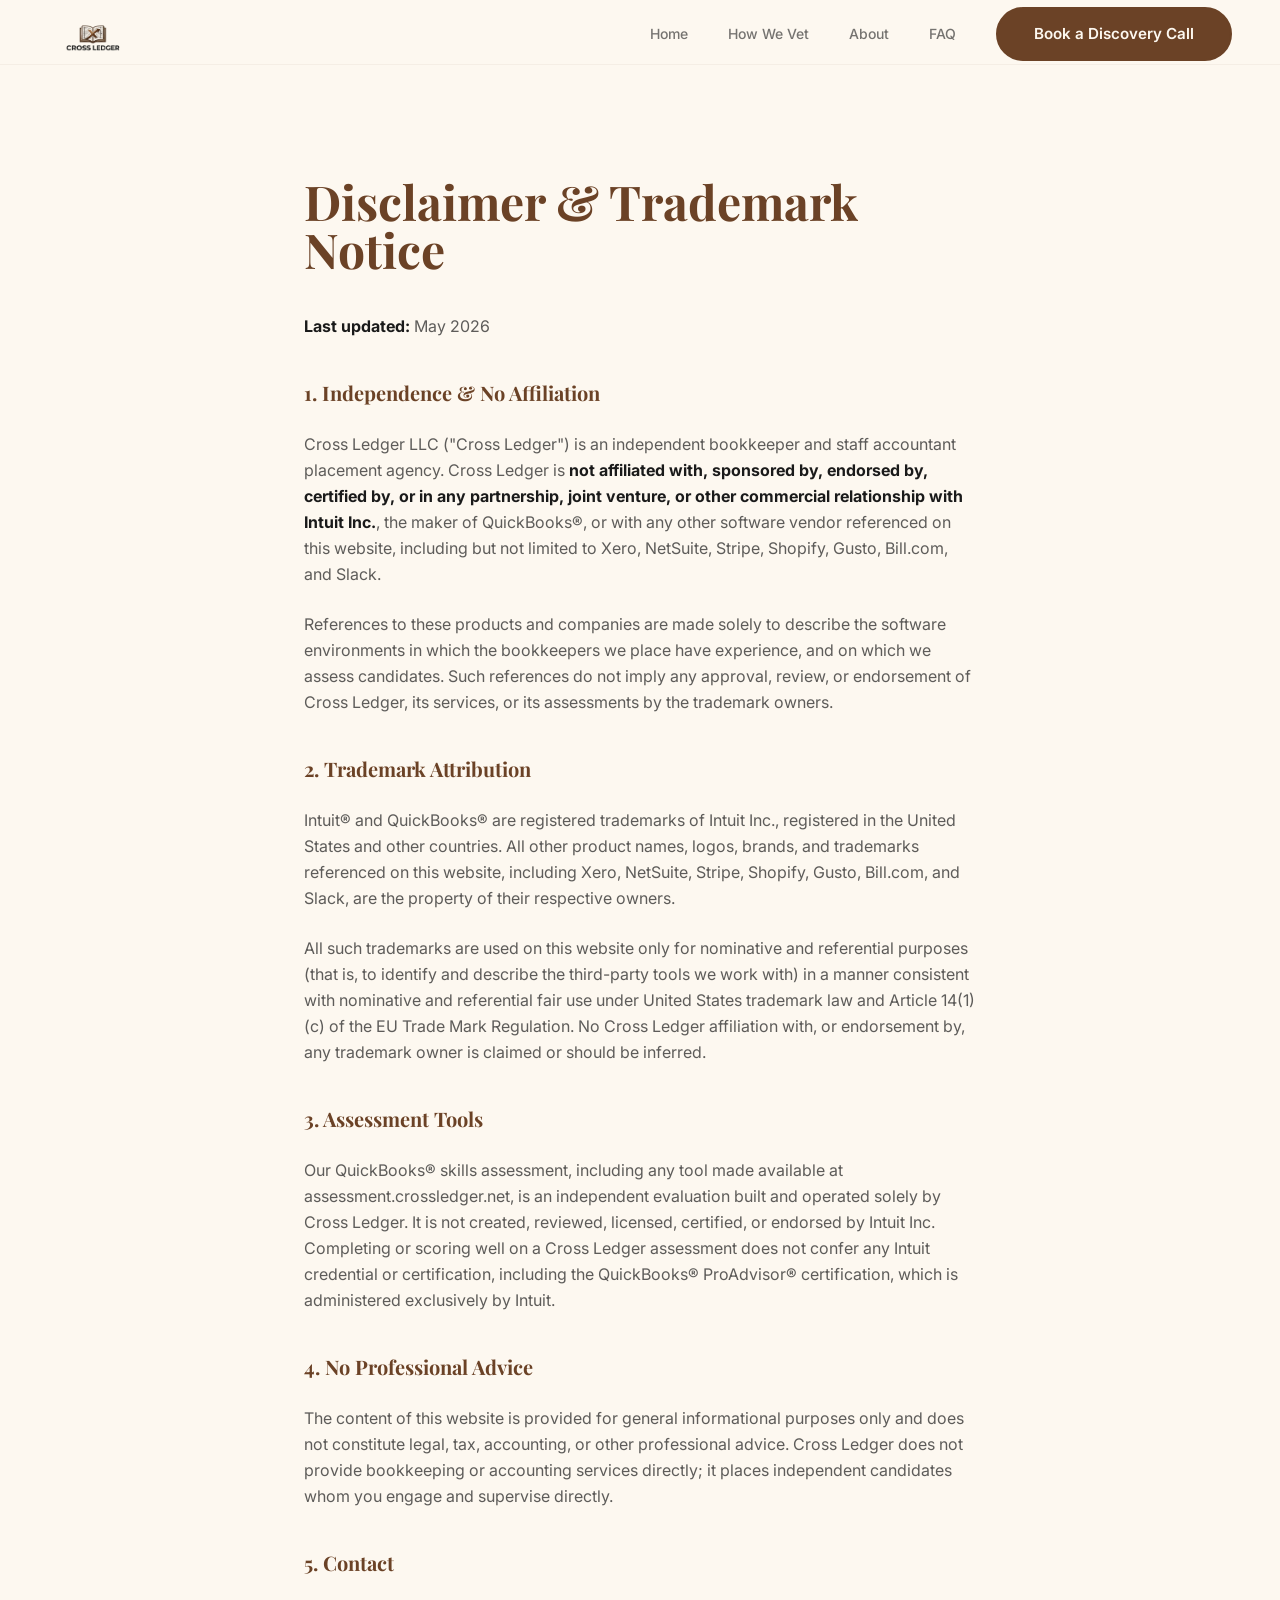
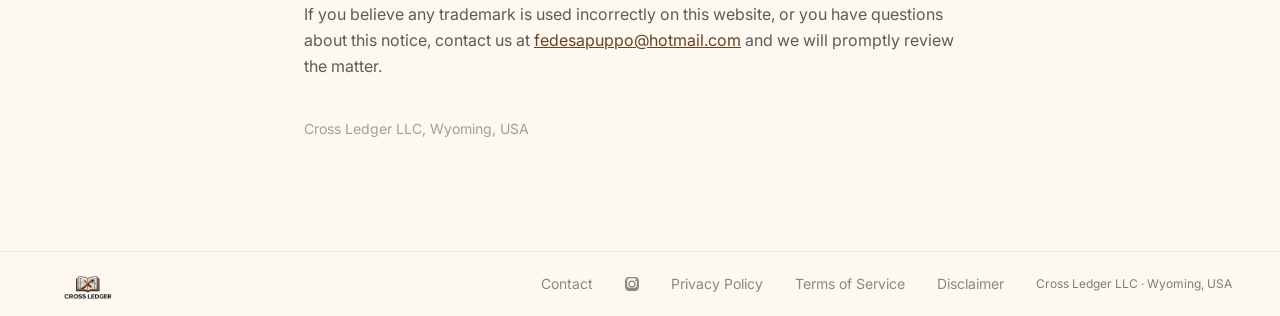
<file: disclaimer.html>
<!DOCTYPE html>
<html lang="en">
<head>
  <meta charset="UTF-8">
  <link rel="icon" type="image/png" href="favicon.png">
  <link rel="apple-touch-icon" href="apple-touch-icon.png">
  <meta name="viewport" content="width=device-width, initial-scale=1.0">
  <title>Disclaimer &amp; Trademark Notice | Cross Ledger</title>
  <meta name="description" content="Cross Ledger is an independent bookkeeper placement agency. We are not affiliated with, endorsed by, or partnered with Intuit, the maker of QuickBooks, or any other software provider we reference.">
  <meta property="og:type" content="website">
  <meta property="og:url" content="https://crossledger.net/disclaimer.html">
  <meta property="og:title" content="Disclaimer &amp;amp; Trademark Notice | Cross Ledger">
  <meta property="og:description" content="Cross Ledger is an independent bookkeeper placement agency. We are not affiliated with, endorsed by, or partnered with Intuit, the maker of QuickBooks, or any other software provider we reference.">
  <meta property="og:image" content="https://crossledger.net/og-image.png">
  <meta property="og:image:width" content="1200">
  <meta property="og:image:height" content="630">
  <meta name="twitter:card" content="summary_large_image">
  <meta name="twitter:title" content="Disclaimer &amp;amp; Trademark Notice | Cross Ledger">
  <meta name="twitter:description" content="Cross Ledger is an independent bookkeeper placement agency. We are not affiliated with, endorsed by, or partnered with Intuit, the maker of QuickBooks, or any other software provider we reference.">
  <meta name="twitter:image" content="https://crossledger.net/og-image.png">
  <link rel="preconnect" href="https://fonts.googleapis.com">
  <link rel="preconnect" href="https://fonts.gstatic.com" crossorigin>
  <link rel="stylesheet" href="https://fonts.googleapis.com/css2?family=Inter:wght@400;500;600;700;800&family=Playfair+Display:wght@500;600;700;800&display=swap">
  <link rel="stylesheet" href="tailwind.css">
  <link rel="stylesheet" href="styles.css">
</head>
<body class="bg-cream">

  <!-- Nav -->
  <nav class="sticky top-0 z-50 bg-[#FDF8F0]/95 backdrop-blur-md border-b border-[#6B4226]/5">
    <div class="max-w-7xl mx-auto px-5 sm:px-8 lg:px-12">
      <div class="flex items-center justify-between h-16 pt-1">
        <a href="index.html" class="flex-shrink-0">
          <img src="logo.webp" alt="Cross Ledger" width="414" height="168" class="h-9 w-auto">
        </a>
        <div class="hidden md:flex items-center gap-10">
          <a href="index.html" class="nav-link text-sm font-medium text-[#1a1a1a]/60 hover:text-[#6B4226] transition-colors">Home</a>
          <a href="vetting.html" class="nav-link text-sm font-medium text-[#1a1a1a]/60 hover:text-[#6B4226] transition-colors">How We Vet</a>
          <a href="about.html" class="nav-link text-sm font-medium text-[#1a1a1a]/60 hover:text-[#6B4226] transition-colors">About</a>
          <a href="faq.html" class="nav-link text-sm font-medium text-[#1a1a1a]/60 hover:text-[#6B4226] transition-colors">FAQ</a>
          <a href="/book" class="btn-primary text-sm">Book a Discovery Call</a>
        </div>
        <button id="mobile-nav-toggle" class="md:hidden p-2" aria-expanded="false" aria-label="Toggle navigation">
          <svg id="menu-icon" class="w-6 h-6 text-[#6B4226]" xmlns="http://www.w3.org/2000/svg" viewBox="0 0 24 24" fill="none" stroke="currentColor" stroke-width="1.75" stroke-linecap="round" stroke-linejoin="round" aria-hidden="true"><path d="M4 6h16"/><path d="M4 12h16"/><path d="M4 18h16"/></svg>
          <svg id="close-icon" class="w-6 h-6 text-[#6B4226]" style="display:none" xmlns="http://www.w3.org/2000/svg" viewBox="0 0 24 24" fill="none" stroke="currentColor" stroke-width="1.75" stroke-linecap="round" stroke-linejoin="round" aria-hidden="true"><path d="M18 6 6 18"/><path d="m6 6 12 12"/></svg>
        </button>
      </div>
    </div>
    <div id="mobile-menu" class="mobile-menu md:hidden border-t border-[#6B4226]/5">
      <div class="px-5 py-4 space-y-1">
        <a href="index.html" class="block py-3 text-sm font-medium text-[#1a1a1a]/60">Home</a>
        <a href="vetting.html" class="block py-3 text-sm font-medium text-[#1a1a1a]/60">How We Vet</a>
        <a href="about.html" class="block py-3 text-sm font-medium text-[#1a1a1a]/60">About</a>
        <a href="faq.html" class="block py-3 text-sm font-medium text-[#1a1a1a]/60">FAQ</a>
        <a href="/book" class="btn-primary text-sm text-center block mt-3">Book a Discovery Call</a>
      </div>
    </div>
  </nav>

  <section class="py-20 sm:py-28">
    <div class="max-w-3xl mx-auto px-5 sm:px-8 lg:px-12">
      <h1 class="text-4xl sm:text-5xl font-bold text-[#6B4226] mb-10">Disclaimer &amp; Trademark Notice</h1>
      <div class="prose text-[#1a1a1a]/70 space-y-6 text-base leading-relaxed">
        <p><strong class="text-[#1a1a1a]">Last updated:</strong> May 2026</p>

        <h2 class="text-xl font-bold text-[#6B4226] mt-10 font-['Playfair_Display']">1. Independence &amp; No Affiliation</h2>
        <p>Cross Ledger LLC ("Cross Ledger") is an independent bookkeeper and staff accountant placement agency. Cross Ledger is <strong class="text-[#1a1a1a]">not affiliated with, sponsored by, endorsed by, certified by, or in any partnership, joint venture, or other commercial relationship with Intuit Inc.</strong>, the maker of QuickBooks&reg;, or with any other software vendor referenced on this website, including but not limited to Xero, NetSuite, Stripe, Shopify, Gusto, Bill.com, and Slack.</p>
        <p>References to these products and companies are made solely to describe the software environments in which the bookkeepers we place have experience, and on which we assess candidates. Such references do not imply any approval, review, or endorsement of Cross Ledger, its services, or its assessments by the trademark owners.</p>

        <h2 class="text-xl font-bold text-[#6B4226] mt-10 font-['Playfair_Display']">2. Trademark Attribution</h2>
        <p>Intuit&reg; and QuickBooks&reg; are registered trademarks of Intuit Inc., registered in the United States and other countries. All other product names, logos, brands, and trademarks referenced on this website, including Xero, NetSuite, Stripe, Shopify, Gusto, Bill.com, and Slack, are the property of their respective owners.</p>
        <p>All such trademarks are used on this website only for nominative and referential purposes (that is, to identify and describe the third-party tools we work with) in a manner consistent with nominative and referential fair use under United States trademark law and Article 14(1)(c) of the EU Trade Mark Regulation. No Cross Ledger affiliation with, or endorsement by, any trademark owner is claimed or should be inferred.</p>

        <h2 class="text-xl font-bold text-[#6B4226] mt-10 font-['Playfair_Display']">3. Assessment Tools</h2>
        <p>Our QuickBooks&reg; skills assessment, including any tool made available at assessment.crossledger.net, is an independent evaluation built and operated solely by Cross Ledger. It is not created, reviewed, licensed, certified, or endorsed by Intuit Inc. Completing or scoring well on a Cross Ledger assessment does not confer any Intuit credential or certification, including the QuickBooks&reg; ProAdvisor&reg; certification, which is administered exclusively by Intuit.</p>

        <h2 class="text-xl font-bold text-[#6B4226] mt-10 font-['Playfair_Display']">4. No Professional Advice</h2>
        <p>The content of this website is provided for general informational purposes only and does not constitute legal, tax, accounting, or other professional advice. Cross Ledger does not provide bookkeeping or accounting services directly; it places independent candidates whom you engage and supervise directly.</p>

        <h2 class="text-xl font-bold text-[#6B4226] mt-10 font-['Playfair_Display']">5. Contact</h2>
        <p>If you believe any trademark is used incorrectly on this website, or you have questions about this notice, contact us at <a href="mailto:fedesapuppo@hotmail.com" class="text-[#6B4226] underline">fedesapuppo@hotmail.com</a> and we will promptly review the matter.</p>

        <p class="text-sm text-[#1a1a1a]/40 mt-10">Cross Ledger LLC, Wyoming, USA</p>
      </div>
    </div>
  </section>

  <!-- Footer -->
  <footer class="border-t border-[#6B4226]/8 py-4">
    <div class="max-w-7xl mx-auto px-5 sm:px-8 lg:px-12">
      <div class="flex flex-col sm:flex-row justify-between items-center gap-6">
        <img src="logo.webp" alt="Cross Ledger" width="414" height="168" loading="lazy" decoding="async" class="h-8 w-auto">
        <div class="flex flex-wrap justify-center items-center gap-x-8 gap-y-3 text-sm text-[#1a1a1a]/50">
          <a href="mailto:fedesapuppo@hotmail.com" class="hover:text-[#6B4226] transition-colors">Contact</a>
          <a href="https://www.instagram.com/crossledger.accountants/" target="_blank" rel="noopener" aria-label="Instagram" class="inline-flex items-center hover:text-[#6B4226] transition-colors"><svg xmlns="http://www.w3.org/2000/svg" viewBox="0 0 24 24" fill="currentColor" class="w-3.5 h-3.5" aria-hidden="true"><path d="M12 0C8.74 0 8.333.015 7.053.072 5.775.132 4.905.333 4.14.63a5.89 5.89 0 0 0-2.126 1.384A5.89 5.89 0 0 0 .63 4.14C.333 4.905.131 5.775.072 7.053.012 8.333 0 8.74 0 12s.015 3.667.072 4.947c.06 1.277.261 2.148.558 2.913a5.89 5.89 0 0 0 1.384 2.126A5.89 5.89 0 0 0 4.14 23.37c.766.296 1.636.499 2.913.558C8.333 23.988 8.74 24 12 24s3.667-.015 4.947-.072c1.277-.06 2.148-.262 2.913-.558a5.89 5.89 0 0 0 2.126-1.384 5.89 5.89 0 0 0 1.384-2.126c.296-.765.499-1.636.558-2.913.06-1.28.072-1.687.072-4.947s-.015-3.667-.072-4.947c-.06-1.277-.262-2.149-.558-2.913a5.89 5.89 0 0 0-1.384-2.126A5.89 5.89 0 0 0 19.86.63c-.765-.297-1.636-.499-2.913-.558C15.667.012 15.26 0 12 0zm0 2.16c2.67 0 2.987.01 4.04.059.976.045 1.504.207 1.857.344.467.182.8.398 1.15.748.35.35.566.683.748 1.15.137.353.3.881.344 1.857.048 1.054.058 1.37.058 4.04s-.01 2.986-.058 4.04c-.045.976-.207 1.504-.344 1.857-.182.466-.399.8-.748 1.15-.35.35-.683.566-1.15.748-.353.137-.882.3-1.857.344-1.054.048-1.37.058-4.04.058s-2.987-.01-4.04-.058c-.976-.045-1.504-.207-1.857-.344-.467-.182-.8-.398-1.15-.748-.35-.35-.566-.683-.748-1.15-.137-.353-.3-.881-.344-1.857-.048-1.054-.058-1.37-.058-4.04s.01-2.986.058-4.04c.045-.976.207-1.504.344-1.857.182-.466.399-.8.748-1.15.35-.35.683-.566 1.15-.748.353-.137.882-.3 1.857-.344 1.053-.048 1.37-.058 4.04-.058zM12 5.838a6.162 6.162 0 1 0 0 12.324 6.162 6.162 0 0 0 0-12.324zM12 16a4 4 0 1 1 0-8 4 4 0 0 1 0 8zm6.406-11.845a1.44 1.44 0 1 0 0 2.881 1.44 1.44 0 0 0 0-2.881z"/></svg></a>
          <a href="privacy.html" class="hover:text-[#6B4226] transition-colors">Privacy Policy</a>
          <a href="terms.html" class="hover:text-[#6B4226] transition-colors">Terms of Service</a>
          <a href="disclaimer.html" class="hover:text-[#6B4226] transition-colors">Disclaimer</a>
          <span class="text-xs text-[#1a1a1a]/55">Cross Ledger LLC &middot; Wyoming, USA</span>
        </div>
      </div>
    </div>
  </footer>

  <script src="main.js"></script>
</body>
</html>
</file>
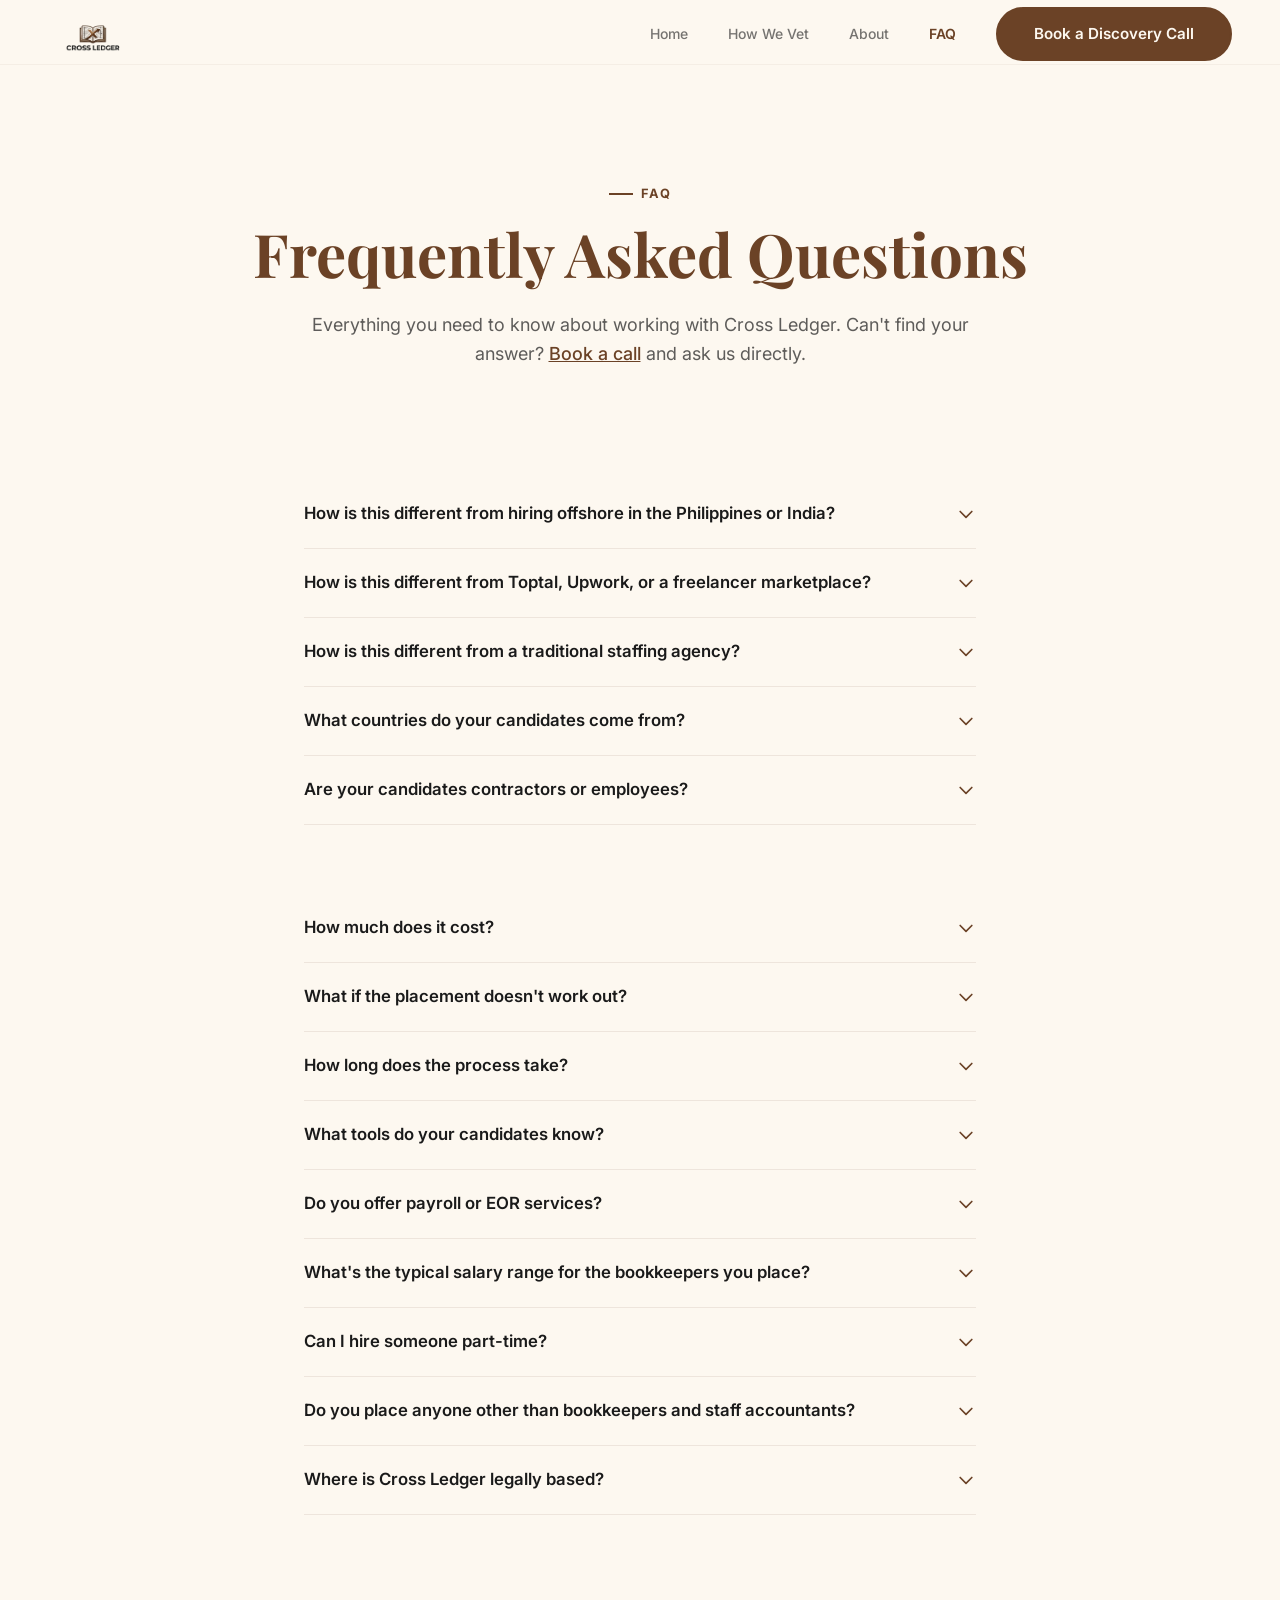
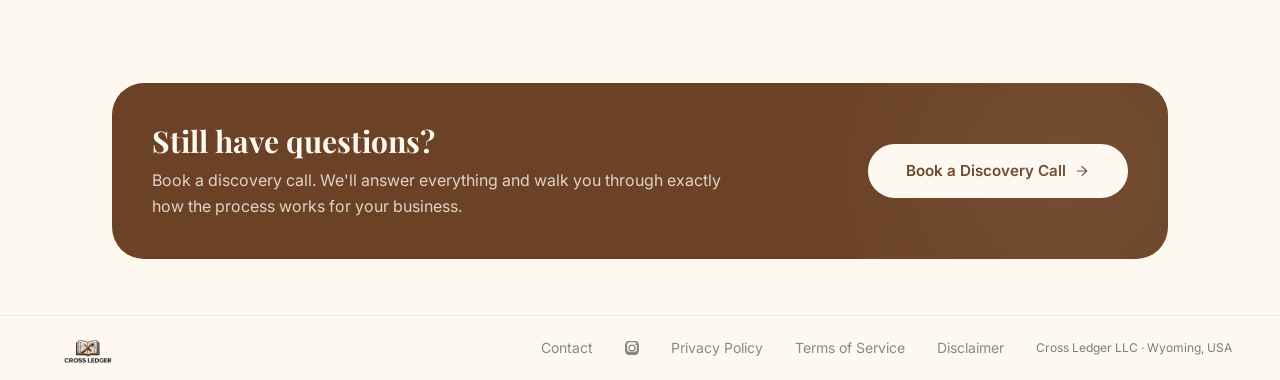
<file: faq.html>
<!DOCTYPE html>
<html lang="en">
<head>
  <meta charset="UTF-8">
  <link rel="icon" type="image/png" href="favicon.png">
  <link rel="apple-touch-icon" href="apple-touch-icon.png">
  <meta name="viewport" content="width=device-width, initial-scale=1.0">
  <title>FAQ | Cross Ledger</title>
  <meta name="description" content="Frequently asked questions about Cross Ledger's bookkeeper placement service: pricing, process, tools, guarantees, and more.">
  <meta property="og:type" content="website">
  <meta property="og:url" content="https://crossledger.net/faq.html">
  <meta property="og:title" content="FAQ | Cross Ledger">
  <meta property="og:description" content="Frequently asked questions about Cross Ledger&#x27;s bookkeeper placement service: pricing, process, tools, guarantees, and more.">
  <meta property="og:image" content="https://crossledger.net/og-image.png">
  <meta property="og:image:width" content="1200">
  <meta property="og:image:height" content="630">
  <meta name="twitter:card" content="summary_large_image">
  <meta name="twitter:title" content="FAQ | Cross Ledger">
  <meta name="twitter:description" content="Frequently asked questions about Cross Ledger&#x27;s bookkeeper placement service: pricing, process, tools, guarantees, and more.">
  <meta name="twitter:image" content="https://crossledger.net/og-image.png">
  <link rel="preconnect" href="https://fonts.googleapis.com">
  <link rel="preconnect" href="https://fonts.gstatic.com" crossorigin>
  <link rel="stylesheet" href="https://fonts.googleapis.com/css2?family=Inter:wght@400;500;600;700;800&family=Playfair+Display:wght@500;600;700;800&display=swap">
  <link rel="stylesheet" href="tailwind.css">
  <link rel="stylesheet" href="styles.css">
</head>
<body class="bg-cream">

  <!-- Nav -->
  <nav class="sticky top-0 z-50 bg-[#FDF8F0]/95 backdrop-blur-md border-b border-[#6B4226]/5">
    <div class="max-w-7xl mx-auto px-5 sm:px-8 lg:px-12">
      <div class="flex items-center justify-between h-16 pt-1">
        <a href="index.html" class="flex-shrink-0">
          <img src="logo.webp" alt="Cross Ledger" width="414" height="168" class="h-9 w-auto">
        </a>
        <div class="hidden md:flex items-center gap-10">
          <a href="index.html" class="nav-link text-sm font-medium text-[#1a1a1a]/60 hover:text-[#6B4226] transition-colors">Home</a>
          <a href="vetting.html" class="nav-link text-sm font-medium text-[#1a1a1a]/60 hover:text-[#6B4226] transition-colors">How We Vet</a>
          <a href="about.html" class="nav-link text-sm font-medium text-[#1a1a1a]/60 hover:text-[#6B4226] transition-colors">About</a>
          <a href="faq.html" class="nav-link active text-sm font-medium text-[#6B4226]">FAQ</a>
          <a href="/book" class="btn-primary text-sm">Book a Discovery Call</a>
        </div>
        <button id="mobile-nav-toggle" class="md:hidden p-2" aria-expanded="false" aria-label="Toggle navigation">
          <svg id="menu-icon" class="w-6 h-6 text-[#6B4226]" xmlns="http://www.w3.org/2000/svg" viewBox="0 0 24 24" fill="none" stroke="currentColor" stroke-width="1.75" stroke-linecap="round" stroke-linejoin="round" aria-hidden="true"><path d="M4 6h16"/><path d="M4 12h16"/><path d="M4 18h16"/></svg>
          <svg id="close-icon" class="w-6 h-6 text-[#6B4226]" style="display:none" xmlns="http://www.w3.org/2000/svg" viewBox="0 0 24 24" fill="none" stroke="currentColor" stroke-width="1.75" stroke-linecap="round" stroke-linejoin="round" aria-hidden="true"><path d="M18 6 6 18"/><path d="m6 6 12 12"/></svg>
        </button>
      </div>
    </div>
    <div id="mobile-menu" class="mobile-menu md:hidden border-t border-[#6B4226]/5">
      <div class="px-5 py-4 space-y-1">
        <a href="index.html" class="block py-3 text-sm font-medium text-[#1a1a1a]/60">Home</a>
        <a href="vetting.html" class="block py-3 text-sm font-medium text-[#1a1a1a]/60">How We Vet</a>
        <a href="about.html" class="block py-3 text-sm font-medium text-[#1a1a1a]/60">About</a>
        <a href="faq.html" class="block py-3 text-sm font-medium text-[#6B4226]">FAQ</a>
        <a href="/book" class="btn-primary text-sm text-center block mt-3">Book a Discovery Call</a>
      </div>
    </div>
  </nav>

  <!-- Hero -->
  <section class="py-20 sm:py-28">
    <div class="max-w-4xl mx-auto px-5 sm:px-8 lg:px-12 text-center reveal">
      <div class="section-label justify-center">FAQ</div>
      <h1 class="text-4xl sm:text-5xl lg:text-6xl font-bold text-[#6B4226] leading-[1.1] mb-6">Frequently Asked Questions</h1>
      <p class="text-lg text-[#1a1a1a]/70 max-w-2xl mx-auto leading-relaxed">
        Everything you need to know about working with Cross Ledger. Can't find your answer? <a href="/book" class="text-[#6B4226] underline font-medium">Book a call</a> and ask us directly.
      </p>
    </div>
  </section>

  <!-- FAQ -->
  <section class="pb-20 sm:pb-28">
    <div class="max-w-3xl mx-auto px-5 sm:px-8 lg:px-12">

      <div class="faq-item reveal">
        <div class="faq-question" role="button" tabindex="0" aria-expanded="false">
          <h3>How is this different from hiring offshore in the Philippines or India?</h3>
          <svg class="faq-chevron" fill="none" stroke="currentColor" viewBox="0 0 24 24"><path stroke-linecap="round" stroke-linejoin="round" stroke-width="2" d="M19 9l-7 7-7-7"/></svg>
        </div>
        <div class="faq-answer">
          <p class="text-[#1a1a1a]/70">Three things. First, time zones: Latin American bookkeepers work your hours, not overnight. No more waking up to questions that should have been answered in real time. Second, English: our candidates speak fluent, natural English, not textbook English. They can get on a call with your CPA and hold their own. Third, tool literacy: they know QuickBooks&reg;, Stripe, Shopify, and the rest of the US small-business stack because that's what their clients have always used.</p>
        </div>
      </div>

      <div class="faq-item reveal">
        <div class="faq-question" role="button" tabindex="0" aria-expanded="false">
          <h3>How is this different from Toptal, Upwork, or a freelancer marketplace?</h3>
          <svg class="faq-chevron" fill="none" stroke="currentColor" viewBox="0 0 24 24"><path stroke-linecap="round" stroke-linejoin="round" stroke-width="2" d="M19 9l-7 7-7-7"/></svg>
        </div>
        <div class="faq-answer">
          <p class="text-[#1a1a1a]/70">On a marketplace, you're still doing the work: writing the job post, filtering hundreds of proposals, interviewing, and hoping for the best. We do all of that for you. Every candidate goes through structured interviews, English fluency checks, and practical accounting simulations before you ever see them. And you hire the person directly, no marketplace sitting in the middle taking a cut.</p>
        </div>
      </div>

      <div class="faq-item reveal">
        <div class="faq-question" role="button" tabindex="0" aria-expanded="false">
          <h3>How is this different from a traditional staffing agency?</h3>
          <svg class="faq-chevron" fill="none" stroke="currentColor" viewBox="0 0 24 24"><path stroke-linecap="round" stroke-linejoin="round" stroke-width="2" d="M19 9l-7 7-7-7"/></svg>
        </div>
        <div class="faq-answer">
          <p class="text-[#1a1a1a]/70">Traditional staffing agencies charge a monthly markup: you pay them, they pay the person, and you never stop paying the premium. We charge a one-time placement fee. You hire the bookkeeper directly, you pay them directly, and there's no ongoing cost to us. Our fee is also well below the standard recruiter rate of 15-25%.</p>
        </div>
      </div>

      <div class="faq-item reveal">
        <div class="faq-question" role="button" tabindex="0" aria-expanded="false">
          <h3>What countries do your candidates come from?</h3>
          <svg class="faq-chevron" fill="none" stroke="currentColor" viewBox="0 0 24 24"><path stroke-linecap="round" stroke-linejoin="round" stroke-width="2" d="M19 9l-7 7-7-7"/></svg>
        </div>
        <div class="faq-answer">
          <p class="text-[#1a1a1a]/70">Argentina, Mexico, and Colombia. These three countries have strong accounting education systems, high English proficiency, and time zones that overlap with US business hours.</p>
        </div>
      </div>

      <div class="faq-item reveal">
        <div class="faq-question" role="button" tabindex="0" aria-expanded="false">
          <h3>Are your candidates contractors or employees?</h3>
          <svg class="faq-chevron" fill="none" stroke="currentColor" viewBox="0 0 24 24"><path stroke-linecap="round" stroke-linejoin="round" stroke-width="2" d="M19 9l-7 7-7-7"/></svg>
        </div>
        <div class="faq-answer">
          <p class="text-[#1a1a1a]/70">Your relationship with the bookkeeper is yours to set. Most of our customers run them as 1099 contractors. We don't sit in the middle. Once the placement is made, the working relationship is entirely between you and the bookkeeper.</p>
        </div>
      </div>

      <div class="faq-item reveal">
        <div class="faq-question" role="button" tabindex="0" aria-expanded="false">
          <h3>How do I pay them?</h3>
          <svg class="faq-chevron" fill="none" stroke="currentColor" viewBox="0 0 24 24"><path stroke-linecap="round" stroke-linejoin="round" stroke-width="2" d="M19 9l-7 7-7-7"/></svg>
        </div>
        <div class="faq-answer">
          <p class="text-[#1a1a1a]/70">Directly. Most customers use Wise, Deel Contractor, or Mercury international transfer. We can recommend a setup on the discovery call based on what works best for your business.</p>
        </div>
      </div>

      <div class="faq-item reveal">
        <div class="faq-question" role="button" tabindex="0" aria-expanded="false">
          <h3>How much does it cost?</h3>
          <svg class="faq-chevron" fill="none" stroke="currentColor" viewBox="0 0 24 24"><path stroke-linecap="round" stroke-linejoin="round" stroke-width="2" d="M19 9l-7 7-7-7"/></svg>
        </div>
        <div class="faq-answer">
          <p class="text-[#1a1a1a]/70">We charge a one-time placement fee that scales with the role's annual salary. It's well below the typical recruiter rate of 15-25%. Most of our customers find it pays for itself in the first month of having a properly trained bookkeeper instead of an under-qualified one. Get the exact number on a discovery call; we'll give you a flat quote based on the role you need.</p>
        </div>
      </div>

      <div class="faq-item reveal">
        <div class="faq-question" role="button" tabindex="0" aria-expanded="false">
          <h3>What if the placement doesn't work out?</h3>
          <svg class="faq-chevron" fill="none" stroke="currentColor" viewBox="0 0 24 24"><path stroke-linecap="round" stroke-linejoin="round" stroke-width="2" d="M19 9l-7 7-7-7"/></svg>
        </div>
        <div class="faq-answer">
          <p class="text-[#1a1a1a]/70">We offer a six-month replacement guarantee. If you terminate the placed candidate for any good-faith reason within six months, we source a replacement at no additional placement fee. That's more generous than industry standard, which is typically 30-90 days.</p>
        </div>
      </div>

      <div class="faq-item reveal">
        <div class="faq-question" role="button" tabindex="0" aria-expanded="false">
          <h3>How long does the process take?</h3>
          <svg class="faq-chevron" fill="none" stroke="currentColor" viewBox="0 0 24 24"><path stroke-linecap="round" stroke-linejoin="round" stroke-width="2" d="M19 9l-7 7-7-7"/></svg>
        </div>
        <div class="faq-answer">
          <p class="text-[#1a1a1a]/70">Typically 3-4 weeks from discovery call to first candidate interviews, and 4-6 weeks to a confirmed start date. Timeline depends on the role complexity and your availability for interviews.</p>
        </div>
      </div>

      <div class="faq-item reveal">
        <div class="faq-question" role="button" tabindex="0" aria-expanded="false">
          <h3>What tools do your candidates know?</h3>
          <svg class="faq-chevron" fill="none" stroke="currentColor" viewBox="0 0 24 24"><path stroke-linecap="round" stroke-linejoin="round" stroke-width="2" d="M19 9l-7 7-7-7"/></svg>
        </div>
        <div class="faq-answer">
          <p class="text-[#1a1a1a]/70">QuickBooks Online and Desktop, Xero, NetSuite, Stripe, Shopify, Gusto, Bill.com, Excel/Google Sheets, and Slack. We match candidates to your specific stack. If you use it, we test for it.</p>
        </div>
      </div>

      <div class="faq-item reveal">
        <div class="faq-question" role="button" tabindex="0" aria-expanded="false">
          <h3>Do you offer payroll or EOR services?</h3>
          <svg class="faq-chevron" fill="none" stroke="currentColor" viewBox="0 0 24 24"><path stroke-linecap="round" stroke-linejoin="round" stroke-width="2" d="M19 9l-7 7-7-7"/></svg>
        </div>
        <div class="faq-answer">
          <p class="text-[#1a1a1a]/70">Not directly. If you want a managed payroll or employer-of-record setup, we can introduce you to Deel as a partner. Most of our customers handle payment directly through Wise or Mercury.</p>
        </div>
      </div>

      <div class="faq-item reveal">
        <div class="faq-question" role="button" tabindex="0" aria-expanded="false">
          <h3>What's the typical salary range for the bookkeepers you place?</h3>
          <svg class="faq-chevron" fill="none" stroke="currentColor" viewBox="0 0 24 24"><path stroke-linecap="round" stroke-linejoin="round" stroke-width="2" d="M19 9l-7 7-7-7"/></svg>
        </div>
        <div class="faq-answer">
          <p class="text-[#1a1a1a]/70">Part-time roles typically run $800-$1,800/month. Full-time roles run $1,500-$3,500/month, depending on seniority and stack complexity. We'll give you a specific range based on your requirements during the discovery call.</p>
        </div>
      </div>

      <div class="faq-item reveal">
        <div class="faq-question" role="button" tabindex="0" aria-expanded="false">
          <h3>Can I hire someone part-time?</h3>
          <svg class="faq-chevron" fill="none" stroke="currentColor" viewBox="0 0 24 24"><path stroke-linecap="round" stroke-linejoin="round" stroke-width="2" d="M19 9l-7 7-7-7"/></svg>
        </div>
        <div class="faq-answer">
          <p class="text-[#1a1a1a]/70">Yes. About a third of our placements are part-time. Many small businesses don't need a full-time bookkeeper, and that's fine. We'll scope the role on the discovery call and find someone who fits.</p>
        </div>
      </div>

      <div class="faq-item reveal">
        <div class="faq-question" role="button" tabindex="0" aria-expanded="false">
          <h3>Do you place anyone other than bookkeepers and staff accountants?</h3>
          <svg class="faq-chevron" fill="none" stroke="currentColor" viewBox="0 0 24 24"><path stroke-linecap="round" stroke-linejoin="round" stroke-width="2" d="M19 9l-7 7-7-7"/></svg>
        </div>
        <div class="faq-answer">
          <p class="text-[#1a1a1a]/70">Not at launch. We're deliberately narrow because that's how we go deep on the skill profile. We place bookkeepers and staff accountants, and we vet them more thoroughly than anyone else in the space.</p>
        </div>
      </div>

      <div class="faq-item reveal">
        <div class="faq-question" role="button" tabindex="0" aria-expanded="false">
          <h3>Where is Cross Ledger legally based?</h3>
          <svg class="faq-chevron" fill="none" stroke="currentColor" viewBox="0 0 24 24"><path stroke-linecap="round" stroke-linejoin="round" stroke-width="2" d="M19 9l-7 7-7-7"/></svg>
        </div>
        <div class="faq-answer">
          <p class="text-[#1a1a1a]/70">Cross Ledger is a Wyoming LLC.</p>
        </div>
      </div>

    </div>
  </section>

  <!-- CTA -->
  <section class="py-10 sm:py-14">
    <div class="max-w-6xl mx-auto px-5 sm:px-8 lg:px-12">
      <div class="cta-banner py-8 sm:py-10 px-6 sm:px-10 reveal">
        <div class="flex flex-col md:flex-row md:items-center md:justify-between gap-6 md:gap-8">
          <div class="text-center md:text-left">
            <h2 class="text-2xl sm:text-3xl font-bold text-[#FDF8F0] mb-2">Still have questions?</h2>
            <p class="text-[#FDF8F0]/80 text-base leading-relaxed max-w-xl">Book a discovery call. We'll answer everything and walk you through exactly how the process works for your business.</p>
          </div>
          <a href="/book" class="btn-light text-base px-8 py-4 flex-shrink-0 whitespace-nowrap self-center md:self-auto">
            Book a Discovery Call
            <svg xmlns="http://www.w3.org/2000/svg" viewBox="0 0 24 24" fill="none" stroke="currentColor" stroke-width="1.75" stroke-linecap="round" stroke-linejoin="round" class="w-4 h-4" aria-hidden="true"><path d="M5 12h14"/><path d="m12 5 7 7-7 7"/></svg>
          </a>
        </div>
      </div>
    </div>
  </section>

  <!-- Footer -->
  <footer class="border-t border-[#6B4226]/8 py-4">
    <div class="max-w-7xl mx-auto px-5 sm:px-8 lg:px-12">
      <div class="flex flex-col sm:flex-row justify-between items-center gap-6">
        <img src="logo.webp" alt="Cross Ledger" width="414" height="168" loading="lazy" decoding="async" class="h-8 w-auto">
        <div class="flex flex-wrap justify-center items-center gap-x-8 gap-y-3 text-sm text-[#1a1a1a]/50">
          <a href="mailto:fedesapuppo@hotmail.com" class="hover:text-[#6B4226] transition-colors">Contact</a>
          <a href="https://www.instagram.com/crossledger.accountants/" target="_blank" rel="noopener" aria-label="Instagram" class="inline-flex items-center hover:text-[#6B4226] transition-colors"><svg xmlns="http://www.w3.org/2000/svg" viewBox="0 0 24 24" fill="currentColor" class="w-3.5 h-3.5" aria-hidden="true"><path d="M12 0C8.74 0 8.333.015 7.053.072 5.775.132 4.905.333 4.14.63a5.89 5.89 0 0 0-2.126 1.384A5.89 5.89 0 0 0 .63 4.14C.333 4.905.131 5.775.072 7.053.012 8.333 0 8.74 0 12s.015 3.667.072 4.947c.06 1.277.261 2.148.558 2.913a5.89 5.89 0 0 0 1.384 2.126A5.89 5.89 0 0 0 4.14 23.37c.766.296 1.636.499 2.913.558C8.333 23.988 8.74 24 12 24s3.667-.015 4.947-.072c1.277-.06 2.148-.262 2.913-.558a5.89 5.89 0 0 0 2.126-1.384 5.89 5.89 0 0 0 1.384-2.126c.296-.765.499-1.636.558-2.913.06-1.28.072-1.687.072-4.947s-.015-3.667-.072-4.947c-.06-1.277-.262-2.149-.558-2.913a5.89 5.89 0 0 0-1.384-2.126A5.89 5.89 0 0 0 19.86.63c-.765-.297-1.636-.499-2.913-.558C15.667.012 15.26 0 12 0zm0 2.16c2.67 0 2.987.01 4.04.059.976.045 1.504.207 1.857.344.467.182.8.398 1.15.748.35.35.566.683.748 1.15.137.353.3.881.344 1.857.048 1.054.058 1.37.058 4.04s-.01 2.986-.058 4.04c-.045.976-.207 1.504-.344 1.857-.182.466-.399.8-.748 1.15-.35.35-.683.566-1.15.748-.353.137-.882.3-1.857.344-1.054.048-1.37.058-4.04.058s-2.987-.01-4.04-.058c-.976-.045-1.504-.207-1.857-.344-.467-.182-.8-.398-1.15-.748-.35-.35-.566-.683-.748-1.15-.137-.353-.3-.881-.344-1.857-.048-1.054-.058-1.37-.058-4.04s.01-2.986.058-4.04c.045-.976.207-1.504.344-1.857.182-.466.399-.8.748-1.15.35-.35.683-.566 1.15-.748.353-.137.882-.3 1.857-.344 1.053-.048 1.37-.058 4.04-.058zM12 5.838a6.162 6.162 0 1 0 0 12.324 6.162 6.162 0 0 0 0-12.324zM12 16a4 4 0 1 1 0-8 4 4 0 0 1 0 8zm6.406-11.845a1.44 1.44 0 1 0 0 2.881 1.44 1.44 0 0 0 0-2.881z"/></svg></a>
          <a href="privacy.html" class="hover:text-[#6B4226] transition-colors">Privacy Policy</a>
          <a href="terms.html" class="hover:text-[#6B4226] transition-colors">Terms of Service</a>
          <a href="disclaimer.html" class="hover:text-[#6B4226] transition-colors">Disclaimer</a>
          <span class="text-xs text-[#1a1a1a]/55">Cross Ledger LLC &middot; Wyoming, USA</span>
        </div>
      </div>
    </div>
  </footer>

  <script src="main.js"></script>
</body>
</html>
</file>
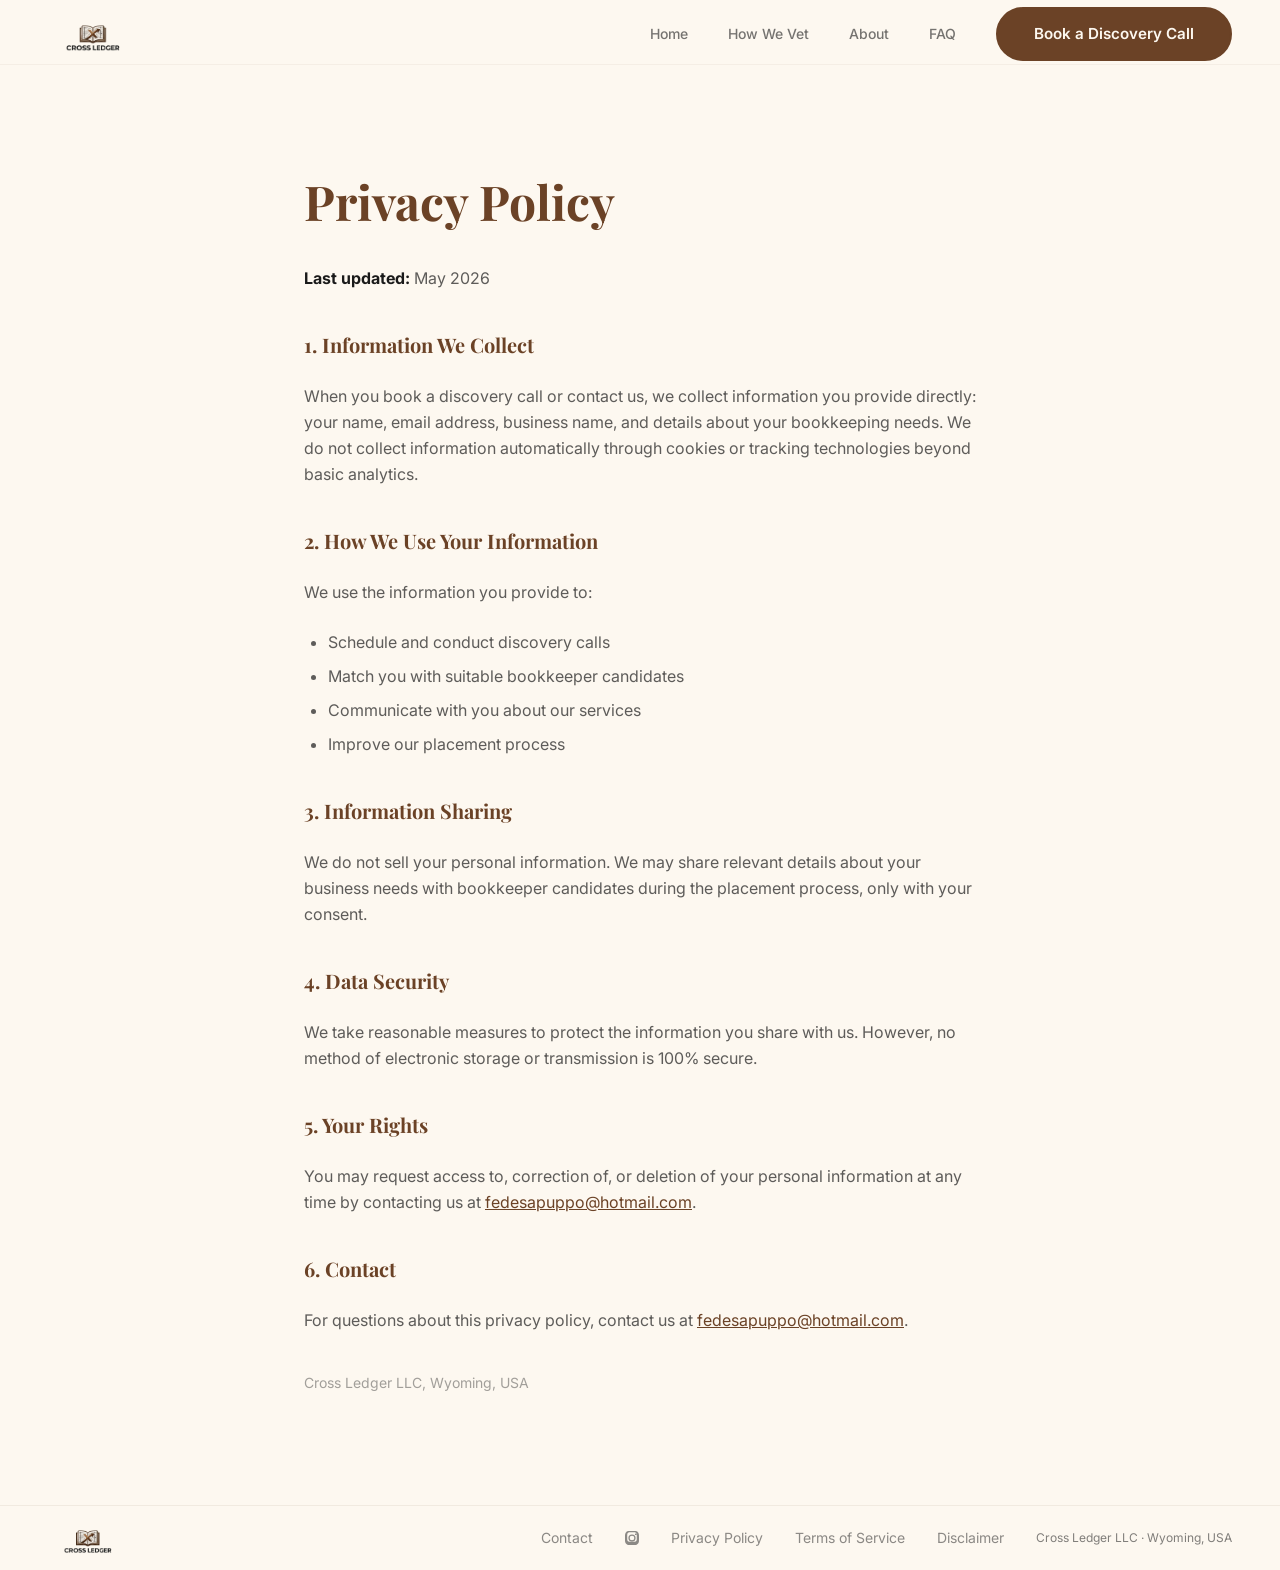
<file: privacy.html>
<!DOCTYPE html>
<html lang="en">
<head>
  <meta charset="UTF-8">
  <link rel="icon" type="image/png" href="favicon.png">
  <link rel="apple-touch-icon" href="apple-touch-icon.png">
  <meta name="viewport" content="width=device-width, initial-scale=1.0">
  <title>Privacy Policy | Cross Ledger</title>
  <meta property="og:type" content="website">
  <meta property="og:url" content="https://crossledger.net/privacy.html">
  <meta property="og:title" content="Privacy Policy | Cross Ledger">
  <meta property="og:description" content="Privacy Policy | Cross Ledger">
  <meta property="og:image" content="https://crossledger.net/og-image.png">
  <meta property="og:image:width" content="1200">
  <meta property="og:image:height" content="630">
  <meta name="twitter:card" content="summary_large_image">
  <meta name="twitter:title" content="Privacy Policy | Cross Ledger">
  <meta name="twitter:description" content="Privacy Policy | Cross Ledger">
  <meta name="twitter:image" content="https://crossledger.net/og-image.png">
  <link rel="preconnect" href="https://fonts.googleapis.com">
  <link rel="preconnect" href="https://fonts.gstatic.com" crossorigin>
  <link rel="stylesheet" href="https://fonts.googleapis.com/css2?family=Inter:wght@400;500;600;700;800&family=Playfair+Display:wght@500;600;700;800&display=swap">
  <link rel="stylesheet" href="tailwind.css">
  <link rel="stylesheet" href="styles.css">
</head>
<body class="bg-cream">

  <!-- Nav -->
  <nav class="sticky top-0 z-50 bg-[#FDF8F0]/95 backdrop-blur-md border-b border-[#6B4226]/5">
    <div class="max-w-7xl mx-auto px-5 sm:px-8 lg:px-12">
      <div class="flex items-center justify-between h-16 pt-1">
        <a href="index.html" class="flex-shrink-0">
          <img src="logo.webp" alt="Cross Ledger" width="414" height="168" class="h-9 w-auto">
        </a>
        <div class="hidden md:flex items-center gap-10">
          <a href="index.html" class="nav-link text-sm font-medium text-[#1a1a1a]/60 hover:text-[#6B4226] transition-colors">Home</a>
          <a href="vetting.html" class="nav-link text-sm font-medium text-[#1a1a1a]/60 hover:text-[#6B4226] transition-colors">How We Vet</a>
          <a href="about.html" class="nav-link text-sm font-medium text-[#1a1a1a]/60 hover:text-[#6B4226] transition-colors">About</a>
          <a href="faq.html" class="nav-link text-sm font-medium text-[#1a1a1a]/60 hover:text-[#6B4226] transition-colors">FAQ</a>
          <a href="/book" class="btn-primary text-sm">Book a Discovery Call</a>
        </div>
        <button id="mobile-nav-toggle" class="md:hidden p-2" aria-expanded="false" aria-label="Toggle navigation">
          <svg id="menu-icon" class="w-6 h-6 text-[#6B4226]" xmlns="http://www.w3.org/2000/svg" viewBox="0 0 24 24" fill="none" stroke="currentColor" stroke-width="1.75" stroke-linecap="round" stroke-linejoin="round" aria-hidden="true"><path d="M4 6h16"/><path d="M4 12h16"/><path d="M4 18h16"/></svg>
          <svg id="close-icon" class="w-6 h-6 text-[#6B4226]" style="display:none" xmlns="http://www.w3.org/2000/svg" viewBox="0 0 24 24" fill="none" stroke="currentColor" stroke-width="1.75" stroke-linecap="round" stroke-linejoin="round" aria-hidden="true"><path d="M18 6 6 18"/><path d="m6 6 12 12"/></svg>
        </button>
      </div>
    </div>
    <div id="mobile-menu" class="mobile-menu md:hidden border-t border-[#6B4226]/5">
      <div class="px-5 py-4 space-y-1">
        <a href="index.html" class="block py-3 text-sm font-medium text-[#1a1a1a]/60">Home</a>
        <a href="vetting.html" class="block py-3 text-sm font-medium text-[#1a1a1a]/60">How We Vet</a>
        <a href="about.html" class="block py-3 text-sm font-medium text-[#1a1a1a]/60">About</a>
        <a href="faq.html" class="block py-3 text-sm font-medium text-[#1a1a1a]/60">FAQ</a>
        <a href="/book" class="btn-primary text-sm text-center block mt-3">Book a Discovery Call</a>
      </div>
    </div>
  </nav>

  <section class="py-20 sm:py-28">
    <div class="max-w-3xl mx-auto px-5 sm:px-8 lg:px-12">
      <h1 class="text-4xl sm:text-5xl font-bold text-[#6B4226] mb-10">Privacy Policy</h1>
      <div class="prose text-[#1a1a1a]/70 space-y-6 text-base leading-relaxed">
        <p><strong class="text-[#1a1a1a]">Last updated:</strong> May 2026</p>

        <h2 class="text-xl font-bold text-[#6B4226] mt-10 font-['Playfair_Display']">1. Information We Collect</h2>
        <p>When you book a discovery call or contact us, we collect information you provide directly: your name, email address, business name, and details about your bookkeeping needs. We do not collect information automatically through cookies or tracking technologies beyond basic analytics.</p>

        <h2 class="text-xl font-bold text-[#6B4226] mt-10 font-['Playfair_Display']">2. How We Use Your Information</h2>
        <p>We use the information you provide to:</p>
        <ul class="list-disc pl-6 space-y-2">
          <li>Schedule and conduct discovery calls</li>
          <li>Match you with suitable bookkeeper candidates</li>
          <li>Communicate with you about our services</li>
          <li>Improve our placement process</li>
        </ul>

        <h2 class="text-xl font-bold text-[#6B4226] mt-10 font-['Playfair_Display']">3. Information Sharing</h2>
        <p>We do not sell your personal information. We may share relevant details about your business needs with bookkeeper candidates during the placement process, only with your consent.</p>

        <h2 class="text-xl font-bold text-[#6B4226] mt-10 font-['Playfair_Display']">4. Data Security</h2>
        <p>We take reasonable measures to protect the information you share with us. However, no method of electronic storage or transmission is 100% secure.</p>

        <h2 class="text-xl font-bold text-[#6B4226] mt-10 font-['Playfair_Display']">5. Your Rights</h2>
        <p>You may request access to, correction of, or deletion of your personal information at any time by contacting us at <a href="mailto:fedesapuppo@hotmail.com" class="text-[#6B4226] underline">fedesapuppo@hotmail.com</a>.</p>

        <h2 class="text-xl font-bold text-[#6B4226] mt-10 font-['Playfair_Display']">6. Contact</h2>
        <p>For questions about this privacy policy, contact us at <a href="mailto:fedesapuppo@hotmail.com" class="text-[#6B4226] underline">fedesapuppo@hotmail.com</a>.</p>

        <p class="text-sm text-[#1a1a1a]/40 mt-10">Cross Ledger LLC, Wyoming, USA</p>
      </div>
    </div>
  </section>

  <!-- Footer -->
  <footer class="border-t border-[#6B4226]/8 py-4">
    <div class="max-w-7xl mx-auto px-5 sm:px-8 lg:px-12">
      <div class="flex flex-col sm:flex-row justify-between items-center gap-6">
        <img src="logo.webp" alt="Cross Ledger" width="414" height="168" loading="lazy" decoding="async" class="h-8 w-auto">
        <div class="flex flex-wrap justify-center items-center gap-x-8 gap-y-3 text-sm text-[#1a1a1a]/50">
          <a href="mailto:fedesapuppo@hotmail.com" class="hover:text-[#6B4226] transition-colors">Contact</a>
          <a href="https://www.instagram.com/crossledger.accountants/" target="_blank" rel="noopener" aria-label="Instagram" class="inline-flex items-center hover:text-[#6B4226] transition-colors"><svg xmlns="http://www.w3.org/2000/svg" viewBox="0 0 24 24" fill="currentColor" class="w-3.5 h-3.5" aria-hidden="true"><path d="M12 0C8.74 0 8.333.015 7.053.072 5.775.132 4.905.333 4.14.63a5.89 5.89 0 0 0-2.126 1.384A5.89 5.89 0 0 0 .63 4.14C.333 4.905.131 5.775.072 7.053.012 8.333 0 8.74 0 12s.015 3.667.072 4.947c.06 1.277.261 2.148.558 2.913a5.89 5.89 0 0 0 1.384 2.126A5.89 5.89 0 0 0 4.14 23.37c.766.296 1.636.499 2.913.558C8.333 23.988 8.74 24 12 24s3.667-.015 4.947-.072c1.277-.06 2.148-.262 2.913-.558a5.89 5.89 0 0 0 2.126-1.384 5.89 5.89 0 0 0 1.384-2.126c.296-.765.499-1.636.558-2.913.06-1.28.072-1.687.072-4.947s-.015-3.667-.072-4.947c-.06-1.277-.262-2.149-.558-2.913a5.89 5.89 0 0 0-1.384-2.126A5.89 5.89 0 0 0 19.86.63c-.765-.297-1.636-.499-2.913-.558C15.667.012 15.26 0 12 0zm0 2.16c2.67 0 2.987.01 4.04.059.976.045 1.504.207 1.857.344.467.182.8.398 1.15.748.35.35.566.683.748 1.15.137.353.3.881.344 1.857.048 1.054.058 1.37.058 4.04s-.01 2.986-.058 4.04c-.045.976-.207 1.504-.344 1.857-.182.466-.399.8-.748 1.15-.35.35-.683.566-1.15.748-.353.137-.882.3-1.857.344-1.054.048-1.37.058-4.04.058s-2.987-.01-4.04-.058c-.976-.045-1.504-.207-1.857-.344-.467-.182-.8-.398-1.15-.748-.35-.35-.566-.683-.748-1.15-.137-.353-.3-.881-.344-1.857-.048-1.054-.058-1.37-.058-4.04s.01-2.986.058-4.04c.045-.976.207-1.504.344-1.857.182-.466.399-.8.748-1.15.35-.35.683-.566 1.15-.748.353-.137.882-.3 1.857-.344 1.053-.048 1.37-.058 4.04-.058zM12 5.838a6.162 6.162 0 1 0 0 12.324 6.162 6.162 0 0 0 0-12.324zM12 16a4 4 0 1 1 0-8 4 4 0 0 1 0 8zm6.406-11.845a1.44 1.44 0 1 0 0 2.881 1.44 1.44 0 0 0 0-2.881z"/></svg></a>
          <a href="privacy.html" class="hover:text-[#6B4226] transition-colors">Privacy Policy</a>
          <a href="terms.html" class="hover:text-[#6B4226] transition-colors">Terms of Service</a>
          <a href="disclaimer.html" class="hover:text-[#6B4226] transition-colors">Disclaimer</a>
          <span class="text-xs text-[#1a1a1a]/55">Cross Ledger LLC &middot; Wyoming, USA</span>
        </div>
      </div>
    </div>
  </footer>

  <script src="main.js"></script>
</body>
</html>
</file>
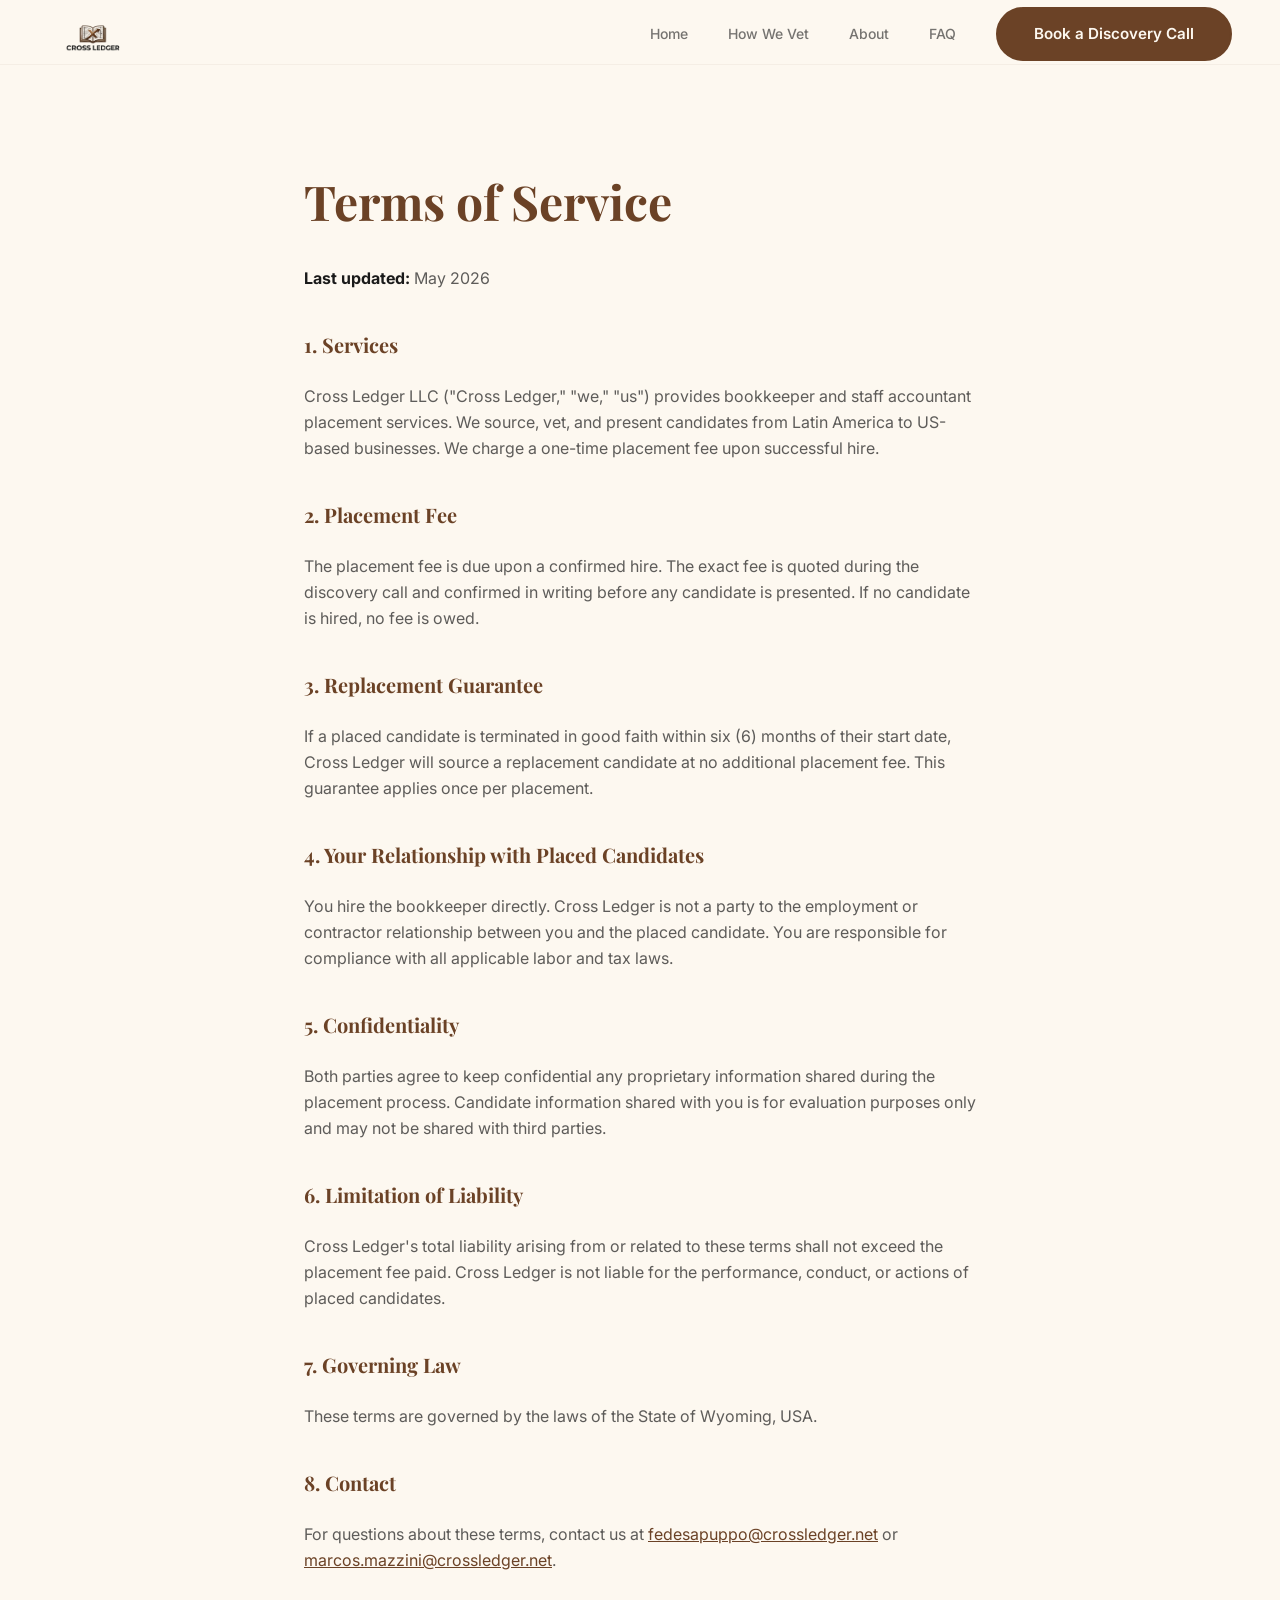
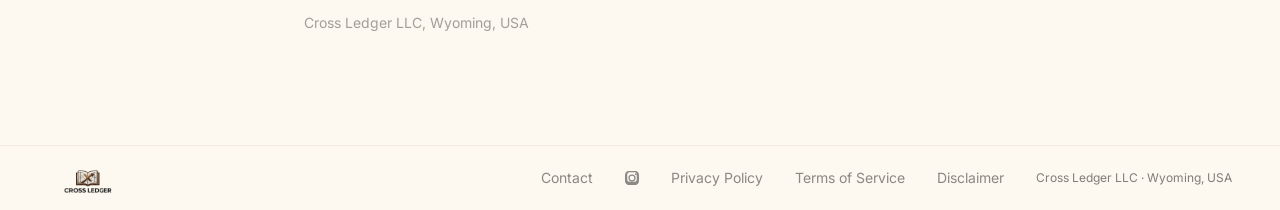
<file: terms.html>
<!DOCTYPE html>
<html lang="en">
<head>
  <meta charset="UTF-8">
  <link rel="icon" type="image/png" href="favicon.png">
  <link rel="apple-touch-icon" href="apple-touch-icon.png">
  <meta name="viewport" content="width=device-width, initial-scale=1.0">
  <title>Terms of Service | Cross Ledger</title>
  <meta property="og:type" content="website">
  <meta property="og:url" content="https://crossledger.net/terms.html">
  <meta property="og:title" content="Terms of Service | Cross Ledger">
  <meta property="og:description" content="Terms of Service | Cross Ledger">
  <meta property="og:image" content="https://crossledger.net/og-image.png">
  <meta property="og:image:width" content="1200">
  <meta property="og:image:height" content="630">
  <meta name="twitter:card" content="summary_large_image">
  <meta name="twitter:title" content="Terms of Service | Cross Ledger">
  <meta name="twitter:description" content="Terms of Service | Cross Ledger">
  <meta name="twitter:image" content="https://crossledger.net/og-image.png">
  <link rel="preconnect" href="https://fonts.googleapis.com">
  <link rel="preconnect" href="https://fonts.gstatic.com" crossorigin>
  <link rel="stylesheet" href="https://fonts.googleapis.com/css2?family=Inter:wght@400;500;600;700;800&family=Playfair+Display:wght@500;600;700;800&display=swap">
  <link rel="stylesheet" href="tailwind.css">
  <link rel="stylesheet" href="styles.css">
</head>
<body class="bg-cream">

  <!-- Nav -->
  <nav class="sticky top-0 z-50 bg-[#FDF8F0]/95 backdrop-blur-md border-b border-[#6B4226]/5">
    <div class="max-w-7xl mx-auto px-5 sm:px-8 lg:px-12">
      <div class="flex items-center justify-between h-16 pt-1">
        <a href="index.html" class="flex-shrink-0">
          <img src="logo.webp" alt="Cross Ledger" width="414" height="168" class="h-9 w-auto">
        </a>
        <div class="hidden md:flex items-center gap-10">
          <a href="index.html" class="nav-link text-sm font-medium text-[#1a1a1a]/60 hover:text-[#6B4226] transition-colors">Home</a>
          <a href="vetting.html" class="nav-link text-sm font-medium text-[#1a1a1a]/60 hover:text-[#6B4226] transition-colors">How We Vet</a>
          <a href="about.html" class="nav-link text-sm font-medium text-[#1a1a1a]/60 hover:text-[#6B4226] transition-colors">About</a>
          <a href="faq.html" class="nav-link text-sm font-medium text-[#1a1a1a]/60 hover:text-[#6B4226] transition-colors">FAQ</a>
          <a href="/book" class="btn-primary text-sm">Book a Discovery Call</a>
        </div>
        <button id="mobile-nav-toggle" class="md:hidden p-2" aria-expanded="false" aria-label="Toggle navigation">
          <svg id="menu-icon" class="w-6 h-6 text-[#6B4226]" xmlns="http://www.w3.org/2000/svg" viewBox="0 0 24 24" fill="none" stroke="currentColor" stroke-width="1.75" stroke-linecap="round" stroke-linejoin="round" aria-hidden="true"><path d="M4 6h16"/><path d="M4 12h16"/><path d="M4 18h16"/></svg>
          <svg id="close-icon" class="w-6 h-6 text-[#6B4226]" style="display:none" xmlns="http://www.w3.org/2000/svg" viewBox="0 0 24 24" fill="none" stroke="currentColor" stroke-width="1.75" stroke-linecap="round" stroke-linejoin="round" aria-hidden="true"><path d="M18 6 6 18"/><path d="m6 6 12 12"/></svg>
        </button>
      </div>
    </div>
    <div id="mobile-menu" class="mobile-menu md:hidden border-t border-[#6B4226]/5">
      <div class="px-5 py-4 space-y-1">
        <a href="index.html" class="block py-3 text-sm font-medium text-[#1a1a1a]/60">Home</a>
        <a href="vetting.html" class="block py-3 text-sm font-medium text-[#1a1a1a]/60">How We Vet</a>
        <a href="about.html" class="block py-3 text-sm font-medium text-[#1a1a1a]/60">About</a>
        <a href="faq.html" class="block py-3 text-sm font-medium text-[#1a1a1a]/60">FAQ</a>
        <a href="/book" class="btn-primary text-sm text-center block mt-3">Book a Discovery Call</a>
      </div>
    </div>
  </nav>

  <section class="py-20 sm:py-28">
    <div class="max-w-3xl mx-auto px-5 sm:px-8 lg:px-12">
      <h1 class="text-4xl sm:text-5xl font-bold text-[#6B4226] mb-10">Terms of Service</h1>
      <div class="prose text-[#1a1a1a]/70 space-y-6 text-base leading-relaxed">
        <p><strong class="text-[#1a1a1a]">Last updated:</strong> May 2026</p>

        <h2 class="text-xl font-bold text-[#6B4226] mt-10 font-['Playfair_Display']">1. Services</h2>
        <p>Cross Ledger LLC ("Cross Ledger," "we," "us") provides bookkeeper and staff accountant placement services. We source, vet, and present candidates from Latin America to US-based businesses. We charge a one-time placement fee upon successful hire.</p>

        <h2 class="text-xl font-bold text-[#6B4226] mt-10 font-['Playfair_Display']">2. Placement Fee</h2>
        <p>The placement fee is due upon a confirmed hire. The exact fee is quoted during the discovery call and confirmed in writing before any candidate is presented. If no candidate is hired, no fee is owed.</p>

        <h2 class="text-xl font-bold text-[#6B4226] mt-10 font-['Playfair_Display']">3. Replacement Guarantee</h2>
        <p>If a placed candidate is terminated in good faith within six (6) months of their start date, Cross Ledger will source a replacement candidate at no additional placement fee. This guarantee applies once per placement.</p>

        <h2 class="text-xl font-bold text-[#6B4226] mt-10 font-['Playfair_Display']">4. Your Relationship with Placed Candidates</h2>
        <p>You hire the bookkeeper directly. Cross Ledger is not a party to the employment or contractor relationship between you and the placed candidate. You are responsible for compliance with all applicable labor and tax laws.</p>

        <h2 class="text-xl font-bold text-[#6B4226] mt-10 font-['Playfair_Display']">5. Confidentiality</h2>
        <p>Both parties agree to keep confidential any proprietary information shared during the placement process. Candidate information shared with you is for evaluation purposes only and may not be shared with third parties.</p>

        <h2 class="text-xl font-bold text-[#6B4226] mt-10 font-['Playfair_Display']">6. Limitation of Liability</h2>
        <p>Cross Ledger's total liability arising from or related to these terms shall not exceed the placement fee paid. Cross Ledger is not liable for the performance, conduct, or actions of placed candidates.</p>

        <h2 class="text-xl font-bold text-[#6B4226] mt-10 font-['Playfair_Display']">7. Governing Law</h2>
        <p>These terms are governed by the laws of the State of Wyoming, USA.</p>

        <h2 class="text-xl font-bold text-[#6B4226] mt-10 font-['Playfair_Display']">8. Contact</h2>
        <p>For questions about these terms, contact us at <a href="mailto:fedesapuppo@crossledger.net" class="text-[#6B4226] underline">fedesapuppo@crossledger.net</a> or <a href="mailto:marcos.mazzini@crossledger.net" class="text-[#6B4226] underline">marcos.mazzini@crossledger.net</a>.</p>

        <p class="text-sm text-[#1a1a1a]/40 mt-10">Cross Ledger LLC, Wyoming, USA</p>
      </div>
    </div>
  </section>

  <!-- Footer -->
  <footer class="border-t border-[#6B4226]/8 py-4">
    <div class="max-w-7xl mx-auto px-5 sm:px-8 lg:px-12">
      <div class="flex flex-col sm:flex-row justify-between items-center gap-6">
        <img src="logo.webp" alt="Cross Ledger" width="414" height="168" loading="lazy" decoding="async" class="h-8 w-auto">
        <div class="flex flex-wrap justify-center items-center gap-x-8 gap-y-3 text-sm text-[#1a1a1a]/50">
          <a href="mailto:fedesapuppo@hotmail.com" class="hover:text-[#6B4226] transition-colors">Contact</a>
          <a href="https://www.instagram.com/crossledger.accountants/" target="_blank" rel="noopener" aria-label="Instagram" class="inline-flex items-center hover:text-[#6B4226] transition-colors"><svg xmlns="http://www.w3.org/2000/svg" viewBox="0 0 24 24" fill="currentColor" class="w-3.5 h-3.5" aria-hidden="true"><path d="M12 0C8.74 0 8.333.015 7.053.072 5.775.132 4.905.333 4.14.63a5.89 5.89 0 0 0-2.126 1.384A5.89 5.89 0 0 0 .63 4.14C.333 4.905.131 5.775.072 7.053.012 8.333 0 8.74 0 12s.015 3.667.072 4.947c.06 1.277.261 2.148.558 2.913a5.89 5.89 0 0 0 1.384 2.126A5.89 5.89 0 0 0 4.14 23.37c.766.296 1.636.499 2.913.558C8.333 23.988 8.74 24 12 24s3.667-.015 4.947-.072c1.277-.06 2.148-.262 2.913-.558a5.89 5.89 0 0 0 2.126-1.384 5.89 5.89 0 0 0 1.384-2.126c.296-.765.499-1.636.558-2.913.06-1.28.072-1.687.072-4.947s-.015-3.667-.072-4.947c-.06-1.277-.262-2.149-.558-2.913a5.89 5.89 0 0 0-1.384-2.126A5.89 5.89 0 0 0 19.86.63c-.765-.297-1.636-.499-2.913-.558C15.667.012 15.26 0 12 0zm0 2.16c2.67 0 2.987.01 4.04.059.976.045 1.504.207 1.857.344.467.182.8.398 1.15.748.35.35.566.683.748 1.15.137.353.3.881.344 1.857.048 1.054.058 1.37.058 4.04s-.01 2.986-.058 4.04c-.045.976-.207 1.504-.344 1.857-.182.466-.399.8-.748 1.15-.35.35-.683.566-1.15.748-.353.137-.882.3-1.857.344-1.054.048-1.37.058-4.04.058s-2.987-.01-4.04-.058c-.976-.045-1.504-.207-1.857-.344-.467-.182-.8-.398-1.15-.748-.35-.35-.566-.683-.748-1.15-.137-.353-.3-.881-.344-1.857-.048-1.054-.058-1.37-.058-4.04s.01-2.986.058-4.04c.045-.976.207-1.504.344-1.857.182-.466.399-.8.748-1.15.35-.35.683-.566 1.15-.748.353-.137.882-.3 1.857-.344 1.053-.048 1.37-.058 4.04-.058zM12 5.838a6.162 6.162 0 1 0 0 12.324 6.162 6.162 0 0 0 0-12.324zM12 16a4 4 0 1 1 0-8 4 4 0 0 1 0 8zm6.406-11.845a1.44 1.44 0 1 0 0 2.881 1.44 1.44 0 0 0 0-2.881z"/></svg></a>
          <a href="privacy.html" class="hover:text-[#6B4226] transition-colors">Privacy Policy</a>
          <a href="terms.html" class="hover:text-[#6B4226] transition-colors">Terms of Service</a>
          <a href="disclaimer.html" class="hover:text-[#6B4226] transition-colors">Disclaimer</a>
          <span class="text-xs text-[#1a1a1a]/55">Cross Ledger LLC &middot; Wyoming, USA</span>
        </div>
      </div>
    </div>
  </footer>

  <script src="main.js"></script>
</body>
</html>
</file>
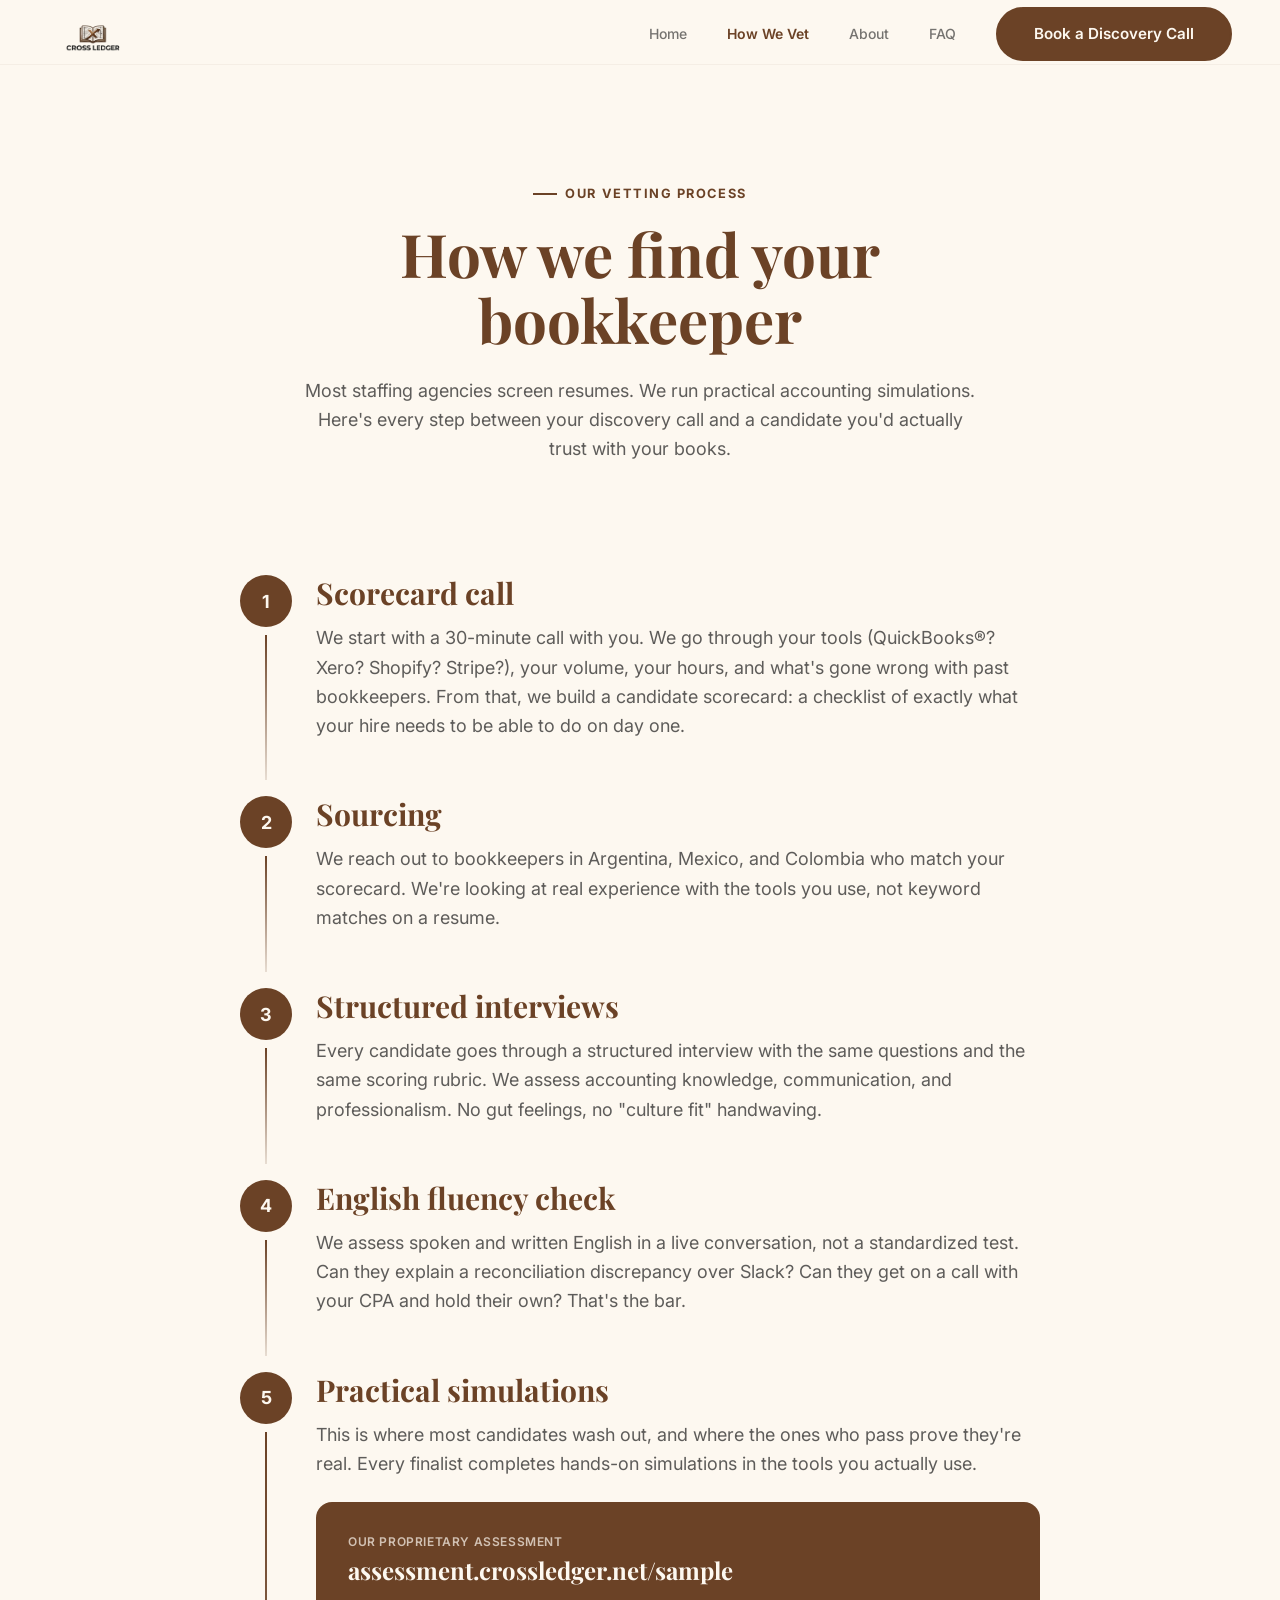
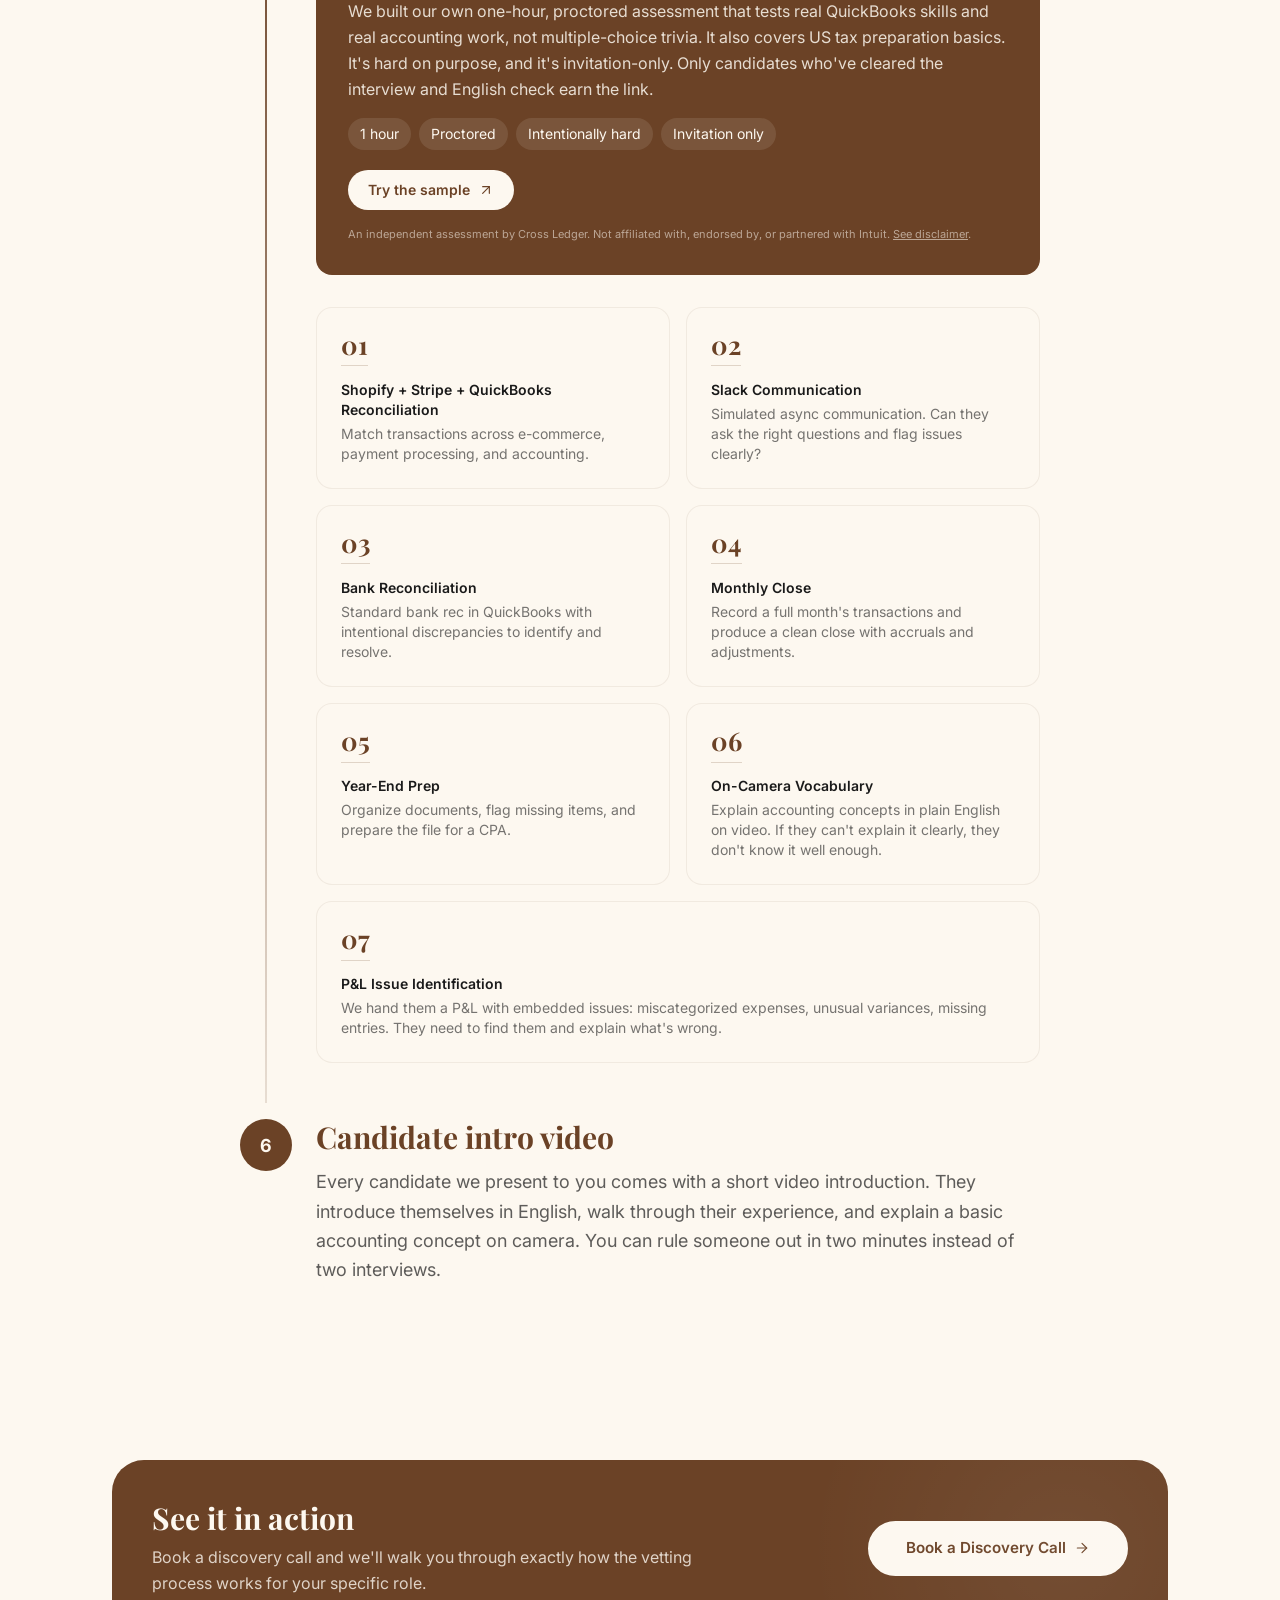
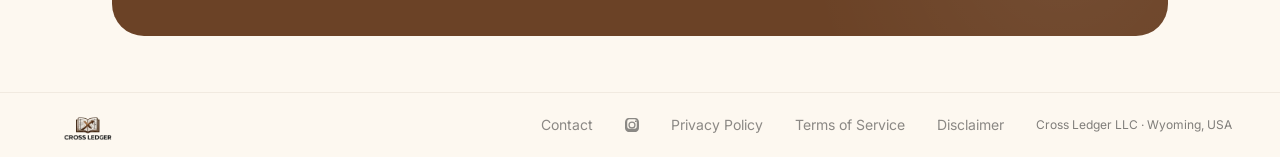
<file: vetting.html>
<!DOCTYPE html>
<html lang="en">
<head>
  <meta charset="UTF-8">
  <link rel="icon" type="image/png" href="favicon.png">
  <link rel="apple-touch-icon" href="apple-touch-icon.png">
  <meta name="viewport" content="width=device-width, initial-scale=1.0">
  <title>How We Vet | Cross Ledger</title>
  <meta name="description" content="Our rigorous vetting process: structured interviews, English fluency checks, and practical accounting simulations ensure you get a bookkeeper who can do the job.">
  <meta property="og:type" content="website">
  <meta property="og:url" content="https://crossledger.net/vetting.html">
  <meta property="og:title" content="How We Vet | Cross Ledger">
  <meta property="og:description" content="Our rigorous vetting process: structured interviews, English fluency checks, and practical accounting simulations ensure you get a bookkeeper who can do the job.">
  <meta property="og:image" content="https://crossledger.net/og-image.png">
  <meta property="og:image:width" content="1200">
  <meta property="og:image:height" content="630">
  <meta name="twitter:card" content="summary_large_image">
  <meta name="twitter:title" content="How We Vet | Cross Ledger">
  <meta name="twitter:description" content="Our rigorous vetting process: structured interviews, English fluency checks, and practical accounting simulations ensure you get a bookkeeper who can do the job.">
  <meta name="twitter:image" content="https://crossledger.net/og-image.png">
  <link rel="preconnect" href="https://fonts.googleapis.com">
  <link rel="preconnect" href="https://fonts.gstatic.com" crossorigin>
  <link rel="stylesheet" href="https://fonts.googleapis.com/css2?family=Inter:wght@400;500;600;700;800&family=Playfair+Display:wght@500;600;700;800&display=swap">
  <link rel="stylesheet" href="tailwind.css">
  <link rel="stylesheet" href="styles.css">
</head>
<body class="bg-cream">

  <!-- Nav -->
  <nav class="sticky top-0 z-50 bg-[#FDF8F0]/95 backdrop-blur-md border-b border-[#6B4226]/5">
    <div class="max-w-7xl mx-auto px-5 sm:px-8 lg:px-12">
      <div class="flex items-center justify-between h-16 pt-1">
        <a href="index.html" class="flex-shrink-0">
          <img src="logo.webp" alt="Cross Ledger" width="414" height="168" class="h-9 w-auto">
        </a>
        <div class="hidden md:flex items-center gap-10">
          <a href="index.html" class="nav-link text-sm font-medium text-[#1a1a1a]/60 hover:text-[#6B4226] transition-colors">Home</a>
          <a href="vetting.html" class="nav-link active text-sm font-medium text-[#6B4226]">How We Vet</a>
          <a href="about.html" class="nav-link text-sm font-medium text-[#1a1a1a]/60 hover:text-[#6B4226] transition-colors">About</a>
          <a href="faq.html" class="nav-link text-sm font-medium text-[#1a1a1a]/60 hover:text-[#6B4226] transition-colors">FAQ</a>
          <a href="/book" class="btn-primary text-sm">Book a Discovery Call</a>
        </div>
        <button id="mobile-nav-toggle" class="md:hidden p-2" aria-expanded="false" aria-label="Toggle navigation">
          <svg id="menu-icon" class="w-6 h-6 text-[#6B4226]" xmlns="http://www.w3.org/2000/svg" viewBox="0 0 24 24" fill="none" stroke="currentColor" stroke-width="1.75" stroke-linecap="round" stroke-linejoin="round" aria-hidden="true"><path d="M4 6h16"/><path d="M4 12h16"/><path d="M4 18h16"/></svg>
          <svg id="close-icon" class="w-6 h-6 text-[#6B4226]" style="display:none" xmlns="http://www.w3.org/2000/svg" viewBox="0 0 24 24" fill="none" stroke="currentColor" stroke-width="1.75" stroke-linecap="round" stroke-linejoin="round" aria-hidden="true"><path d="M18 6 6 18"/><path d="m6 6 12 12"/></svg>
        </button>
      </div>
    </div>
    <div id="mobile-menu" class="mobile-menu md:hidden border-t border-[#6B4226]/5">
      <div class="px-5 py-4 space-y-1">
        <a href="index.html" class="block py-3 text-sm font-medium text-[#1a1a1a]/60">Home</a>
        <a href="vetting.html" class="block py-3 text-sm font-medium text-[#6B4226]">How We Vet</a>
        <a href="about.html" class="block py-3 text-sm font-medium text-[#1a1a1a]/60">About</a>
        <a href="faq.html" class="block py-3 text-sm font-medium text-[#1a1a1a]/60">FAQ</a>
        <a href="/book" class="btn-primary text-sm text-center block mt-3">Book a Discovery Call</a>
      </div>
    </div>
  </nav>

  <!-- Hero -->
  <section class="py-20 sm:py-28">
    <div class="max-w-4xl mx-auto px-5 sm:px-8 lg:px-12 text-center reveal">
      <div class="section-label justify-center">Our Vetting Process</div>
      <h1 class="text-4xl sm:text-5xl lg:text-6xl font-bold text-[#6B4226] leading-[1.1] mb-6">How we find your bookkeeper</h1>
      <p class="text-lg text-[#1a1a1a]/70 max-w-2xl mx-auto leading-relaxed">
        Most staffing agencies screen resumes. We run practical accounting simulations. Here's every step between your discovery call and a candidate you'd actually trust with your books.
      </p>
    </div>
  </section>

  <!-- Process Steps -->
  <section class="pb-20 sm:pb-28">
    <div class="max-w-4xl mx-auto px-5 sm:px-8 lg:px-12">

      <!-- Step 1 -->
      <div class="flex gap-6 mb-2 reveal">
        <div class="flex flex-col items-center">
          <div class="step-number">1</div>
          <div class="step-connector"></div>
        </div>
        <div class="pb-12">
          <h2 class="text-2xl sm:text-3xl font-bold text-[#6B4226] mb-3">Scorecard call</h2>
          <p class="text-[#1a1a1a]/70 leading-relaxed text-lg">We start with a 30-minute call with you. We go through your tools (QuickBooks&reg;? Xero? Shopify? Stripe?), your volume, your hours, and what's gone wrong with past bookkeepers. From that, we build a candidate scorecard: a checklist of exactly what your hire needs to be able to do on day one.</p>
        </div>
      </div>

      <!-- Step 2 -->
      <div class="flex gap-6 mb-2 reveal">
        <div class="flex flex-col items-center">
          <div class="step-number">2</div>
          <div class="step-connector"></div>
        </div>
        <div class="pb-12">
          <h2 class="text-2xl sm:text-3xl font-bold text-[#6B4226] mb-3">Sourcing</h2>
          <p class="text-[#1a1a1a]/70 leading-relaxed text-lg">We reach out to bookkeepers in Argentina, Mexico, and Colombia who match your scorecard. We're looking at real experience with the tools you use, not keyword matches on a resume.</p>
        </div>
      </div>

      <!-- Step 3 -->
      <div class="flex gap-6 mb-2 reveal">
        <div class="flex flex-col items-center">
          <div class="step-number">3</div>
          <div class="step-connector"></div>
        </div>
        <div class="pb-12">
          <h2 class="text-2xl sm:text-3xl font-bold text-[#6B4226] mb-3">Structured interviews</h2>
          <p class="text-[#1a1a1a]/70 leading-relaxed text-lg">Every candidate goes through a structured interview with the same questions and the same scoring rubric. We assess accounting knowledge, communication, and professionalism. No gut feelings, no "culture fit" handwaving.</p>
        </div>
      </div>

      <!-- Step 4 -->
      <div class="flex gap-6 mb-2 reveal">
        <div class="flex flex-col items-center">
          <div class="step-number">4</div>
          <div class="step-connector"></div>
        </div>
        <div class="pb-12">
          <h2 class="text-2xl sm:text-3xl font-bold text-[#6B4226] mb-3">English fluency check</h2>
          <p class="text-[#1a1a1a]/70 leading-relaxed text-lg">We assess spoken and written English in a live conversation, not a standardized test. Can they explain a reconciliation discrepancy over Slack? Can they get on a call with your CPA and hold their own? That's the bar.</p>
        </div>
      </div>

      <!-- Step 5 -->
      <div class="flex gap-6 mb-2 reveal">
        <div class="flex flex-col items-center">
          <div class="step-number">5</div>
          <div class="step-connector"></div>
        </div>
        <div class="pb-12 min-w-0 flex-1">
          <h2 class="text-2xl sm:text-3xl font-bold text-[#6B4226] mb-3">Practical simulations</h2>
          <p class="text-[#1a1a1a]/70 leading-relaxed text-lg mb-6">This is where most candidates wash out, and where the ones who pass prove they're real. Every finalist completes hands-on simulations in the tools you actually use.</p>

          <!-- Proprietary assessment callout -->
          <div class="rounded-2xl bg-[#6B4226] text-[#FDF8F0] p-5 sm:p-8 mb-8">
            <p class="text-xs uppercase tracking-wider text-[#FDF8F0]/70 mb-1 font-semibold">Our proprietary assessment</p>
            <h3 class="text-lg sm:text-2xl font-bold mb-3 font-['Playfair_Display'] break-words">assessment.crossledger.net/sample</h3>
            <p class="text-[#FDF8F0]/85 leading-relaxed mb-4">We built our own one-hour, proctored assessment that tests real QuickBooks skills and real accounting work, not multiple-choice trivia. It also covers US tax preparation basics. It's hard on purpose, and it's invitation-only. Only candidates who've cleared the interview and English check earn the link.</p>
            <div class="flex flex-wrap gap-2 text-sm mb-5">
              <span class="inline-flex items-center bg-[#FDF8F0]/10 px-3 py-1.5 rounded-full">1 hour</span>
              <span class="inline-flex items-center bg-[#FDF8F0]/10 px-3 py-1.5 rounded-full">Proctored</span>
              <span class="inline-flex items-center bg-[#FDF8F0]/10 px-3 py-1.5 rounded-full">Intentionally hard</span>
              <span class="inline-flex items-center bg-[#FDF8F0]/10 px-3 py-1.5 rounded-full">Invitation only</span>
            </div>
            <a href="https://assessment.crossledger.net/sample" class="inline-flex items-center gap-2 bg-[#FDF8F0] text-[#6B4226] font-semibold px-5 py-2.5 rounded-full text-sm hover:bg-white transition-colors">
              Try the sample
              <svg xmlns="http://www.w3.org/2000/svg" viewBox="0 0 24 24" fill="none" stroke="currentColor" stroke-width="1.75" stroke-linecap="round" stroke-linejoin="round" class="w-4 h-4" aria-hidden="true"><path d="M7 7h10v10"/><path d="M7 17 17 7"/></svg>
            </a>
            <p class="text-[#FDF8F0]/55 text-[11px] mt-4">An independent assessment by Cross Ledger. Not affiliated with, endorsed by, or partnered with Intuit. <a href="disclaimer.html" class="underline hover:text-[#FDF8F0] transition-colors">See disclaimer</a>.</p>
          </div>

          <div class="grid sm:grid-cols-2 gap-4 sim-grid">
            <div class="sim-card">
              <span class="sim-card__index"></span>
              <h3 class="font-semibold text-sm mb-1 font-['Inter']">Shopify + Stripe + QuickBooks Reconciliation</h3>
              <p class="text-[#1a1a1a]/60 text-sm">Match transactions across e-commerce, payment processing, and accounting.</p>
            </div>
            <div class="sim-card">
              <span class="sim-card__index"></span>
              <h3 class="font-semibold text-sm mb-1 font-['Inter']">Slack Communication</h3>
              <p class="text-[#1a1a1a]/60 text-sm">Simulated async communication. Can they ask the right questions and flag issues clearly?</p>
            </div>
            <div class="sim-card">
              <span class="sim-card__index"></span>
              <h3 class="font-semibold text-sm mb-1 font-['Inter']">Bank Reconciliation</h3>
              <p class="text-[#1a1a1a]/60 text-sm">Standard bank rec in QuickBooks with intentional discrepancies to identify and resolve.</p>
            </div>
            <div class="sim-card">
              <span class="sim-card__index"></span>
              <h3 class="font-semibold text-sm mb-1 font-['Inter']">Monthly Close</h3>
              <p class="text-[#1a1a1a]/60 text-sm">Record a full month's transactions and produce a clean close with accruals and adjustments.</p>
            </div>
            <div class="sim-card">
              <span class="sim-card__index"></span>
              <h3 class="font-semibold text-sm mb-1 font-['Inter']">Year-End Prep</h3>
              <p class="text-[#1a1a1a]/60 text-sm">Organize documents, flag missing items, and prepare the file for a CPA.</p>
            </div>
            <div class="sim-card">
              <span class="sim-card__index"></span>
              <h3 class="font-semibold text-sm mb-1 font-['Inter']">On-Camera Vocabulary</h3>
              <p class="text-[#1a1a1a]/60 text-sm">Explain accounting concepts in plain English on video. If they can't explain it clearly, they don't know it well enough.</p>
            </div>
            <div class="sim-card sm:col-span-2">
              <span class="sim-card__index"></span>
              <h3 class="font-semibold text-sm mb-1 font-['Inter']">P&L Issue Identification</h3>
              <p class="text-[#1a1a1a]/60 text-sm">We hand them a P&L with embedded issues: miscategorized expenses, unusual variances, missing entries. They need to find them and explain what's wrong.</p>
            </div>
          </div>
        </div>
      </div>

      <!-- Step 6 -->
      <div class="flex gap-6 reveal">
        <div class="flex flex-col items-center">
          <div class="step-number">6</div>
        </div>
        <div class="pb-2">
          <h2 class="text-2xl sm:text-3xl font-bold text-[#6B4226] mb-3">Candidate intro video</h2>
          <p class="text-[#1a1a1a]/70 leading-relaxed text-lg">Every candidate we present to you comes with a short video introduction. They introduce themselves in English, walk through their experience, and explain a basic accounting concept on camera. You can rule someone out in two minutes instead of two interviews.</p>
        </div>
      </div>

    </div>
  </section>

  <!-- CTA -->
  <section class="py-10 sm:py-14">
    <div class="max-w-6xl mx-auto px-5 sm:px-8 lg:px-12">
      <div class="cta-banner py-8 sm:py-10 px-6 sm:px-10 reveal">
        <div class="flex flex-col md:flex-row md:items-center md:justify-between gap-6 md:gap-8">
          <div class="text-center md:text-left">
            <h2 class="text-2xl sm:text-3xl font-bold text-[#FDF8F0] mb-2">See it in action</h2>
            <p class="text-[#FDF8F0]/80 text-base leading-relaxed max-w-xl">Book a discovery call and we'll walk you through exactly how the vetting process works for your specific role.</p>
          </div>
          <a href="/book" class="btn-light text-base px-8 py-4 flex-shrink-0 whitespace-nowrap self-center md:self-auto">
            Book a Discovery Call
            <svg xmlns="http://www.w3.org/2000/svg" viewBox="0 0 24 24" fill="none" stroke="currentColor" stroke-width="1.75" stroke-linecap="round" stroke-linejoin="round" class="w-4 h-4" aria-hidden="true"><path d="M5 12h14"/><path d="m12 5 7 7-7 7"/></svg>
          </a>
        </div>
      </div>
    </div>
  </section>

  <!-- Footer -->
  <footer class="border-t border-[#6B4226]/8 py-4">
    <div class="max-w-7xl mx-auto px-5 sm:px-8 lg:px-12">
      <div class="flex flex-col sm:flex-row justify-between items-center gap-6">
        <img src="logo.webp" alt="Cross Ledger" width="414" height="168" loading="lazy" decoding="async" class="h-8 w-auto">
        <div class="flex flex-wrap justify-center items-center gap-x-8 gap-y-3 text-sm text-[#1a1a1a]/50">
          <a href="mailto:fedesapuppo@hotmail.com" class="hover:text-[#6B4226] transition-colors">Contact</a>
          <a href="https://www.instagram.com/crossledger.accountants/" target="_blank" rel="noopener" aria-label="Instagram" class="inline-flex items-center hover:text-[#6B4226] transition-colors"><svg xmlns="http://www.w3.org/2000/svg" viewBox="0 0 24 24" fill="currentColor" class="w-3.5 h-3.5" aria-hidden="true"><path d="M12 0C8.74 0 8.333.015 7.053.072 5.775.132 4.905.333 4.14.63a5.89 5.89 0 0 0-2.126 1.384A5.89 5.89 0 0 0 .63 4.14C.333 4.905.131 5.775.072 7.053.012 8.333 0 8.74 0 12s.015 3.667.072 4.947c.06 1.277.261 2.148.558 2.913a5.89 5.89 0 0 0 1.384 2.126A5.89 5.89 0 0 0 4.14 23.37c.766.296 1.636.499 2.913.558C8.333 23.988 8.74 24 12 24s3.667-.015 4.947-.072c1.277-.06 2.148-.262 2.913-.558a5.89 5.89 0 0 0 2.126-1.384 5.89 5.89 0 0 0 1.384-2.126c.296-.765.499-1.636.558-2.913.06-1.28.072-1.687.072-4.947s-.015-3.667-.072-4.947c-.06-1.277-.262-2.149-.558-2.913a5.89 5.89 0 0 0-1.384-2.126A5.89 5.89 0 0 0 19.86.63c-.765-.297-1.636-.499-2.913-.558C15.667.012 15.26 0 12 0zm0 2.16c2.67 0 2.987.01 4.04.059.976.045 1.504.207 1.857.344.467.182.8.398 1.15.748.35.35.566.683.748 1.15.137.353.3.881.344 1.857.048 1.054.058 1.37.058 4.04s-.01 2.986-.058 4.04c-.045.976-.207 1.504-.344 1.857-.182.466-.399.8-.748 1.15-.35.35-.683.566-1.15.748-.353.137-.882.3-1.857.344-1.054.048-1.37.058-4.04.058s-2.987-.01-4.04-.058c-.976-.045-1.504-.207-1.857-.344-.467-.182-.8-.398-1.15-.748-.35-.35-.566-.683-.748-1.15-.137-.353-.3-.881-.344-1.857-.048-1.054-.058-1.37-.058-4.04s.01-2.986.058-4.04c.045-.976.207-1.504.344-1.857.182-.466.399-.8.748-1.15.35-.35.683-.566 1.15-.748.353-.137.882-.3 1.857-.344 1.053-.048 1.37-.058 4.04-.058zM12 5.838a6.162 6.162 0 1 0 0 12.324 6.162 6.162 0 0 0 0-12.324zM12 16a4 4 0 1 1 0-8 4 4 0 0 1 0 8zm6.406-11.845a1.44 1.44 0 1 0 0 2.881 1.44 1.44 0 0 0 0-2.881z"/></svg></a>
          <a href="privacy.html" class="hover:text-[#6B4226] transition-colors">Privacy Policy</a>
          <a href="terms.html" class="hover:text-[#6B4226] transition-colors">Terms of Service</a>
          <a href="disclaimer.html" class="hover:text-[#6B4226] transition-colors">Disclaimer</a>
          <span class="text-xs text-[#1a1a1a]/55">Cross Ledger LLC &middot; Wyoming, USA</span>
        </div>
      </div>
    </div>
  </footer>

  <script src="main.js"></script>
</body>
</html>
</file>
<file: styles.css>
:root {
  --cream: #FDF8F0;
  --cream-dark: #F5EDE0;
  --brown: #6B4226;
  --brown-dark: #4E2F1A;
  --brown-light: #8B5E3C;
  --brown-muted: rgba(107, 66, 38, 0.08);
  --dark: #1a1a1a;
  --white: #ffffff;
}

* { box-sizing: border-box; }

html { scroll-behavior: smooth; }

body {
  font-family: 'Inter', system-ui, -apple-system, sans-serif;
  color: var(--dark);
  background-color: var(--cream);
  margin: 0;
  -webkit-font-smoothing: antialiased;
}

h1, h2, h3, h4 {
  font-family: 'Playfair Display', Georgia, serif;
  line-height: 1.15;
}

img { max-width: 100%; height: auto; }

/* Buttons */
.btn-primary {
  background-color: var(--brown);
  color: var(--cream);
  padding: 0.875rem 2.25rem;
  border-radius: 9999px;
  font-weight: 600;
  font-size: 0.95rem;
  transition: all 0.25s ease;
  display: inline-flex;
  align-items: center;
  gap: 0.5rem;
  text-decoration: none;
  border: 2px solid var(--brown);
}

.btn-primary:hover {
  background-color: var(--brown-dark);
  border-color: var(--brown-dark);
  transform: translateY(-2px);
  box-shadow: 0 8px 24px rgba(107, 66, 38, 0.25);
}

.btn-secondary {
  background-color: transparent;
  color: var(--brown);
  padding: 0.875rem 2.25rem;
  border-radius: 9999px;
  font-weight: 600;
  font-size: 0.95rem;
  border: 2px solid var(--brown);
  transition: all 0.25s ease;
  display: inline-flex;
  align-items: center;
  gap: 0.5rem;
  text-decoration: none;
}

.btn-secondary:hover {
  background-color: var(--brown);
  color: var(--cream);
  transform: translateY(-2px);
  box-shadow: 0 8px 24px rgba(107, 66, 38, 0.15);
}

.btn-light {
  background-color: var(--cream);
  color: var(--brown);
  padding: 0.875rem 2.25rem;
  border-radius: 9999px;
  font-weight: 600;
  font-size: 0.95rem;
  transition: all 0.25s ease;
  display: inline-flex;
  align-items: center;
  gap: 0.5rem;
  text-decoration: none;
  border: 2px solid var(--cream);
}

.btn-light:hover {
  background-color: var(--white);
  transform: translateY(-2px);
  box-shadow: 0 8px 24px rgba(0, 0, 0, 0.15);
}

/* Used in HTML, missing from the committed Tailwind build. */
@media (min-width: 640px) {
  .sm\:items-start { align-items: flex-start; }
}

.text-\[\#FDF8F0\]\/75 { color: rgb(253 248 240 / 0.75); }

/* Cards */
.card {
  background-color: var(--white);
  border-radius: 1.25rem;
  padding: 2rem;
  border: 1px solid rgba(107, 66, 38, 0.06);
  transition: all 0.3s ease;
}

.card:hover {
  box-shadow: 0 12px 40px rgba(107, 66, 38, 0.1);
  transform: translateY(-4px);
}

/* Icon circles */
.icon-circle {
  width: 3.5rem;
  height: 3.5rem;
  border-radius: 1rem;
  background-color: var(--brown-muted);
  display: flex;
  align-items: center;
  justify-content: center;
  flex-shrink: 0;
  margin-bottom: 1.25rem;
}

.icon-circle svg {
  width: 1.5rem;
  height: 1.5rem;
  color: var(--brown);
  stroke-width: 1.75;
}

/* Founder photo */
.founder-photo {
  width: 9rem;
  height: 9rem;
  border-radius: 50%;
  object-fit: cover;
  display: block;
  margin: 0 auto 1.5rem;
  background-color: var(--brown-muted);
  box-shadow: 0 6px 20px rgba(107, 66, 38, 0.12);
}

/* Step numbers */
.step-number {
  width: 3.25rem;
  height: 3.25rem;
  border-radius: 50%;
  background-color: var(--brown);
  color: var(--cream);
  display: flex;
  align-items: center;
  justify-content: center;
  font-weight: 700;
  font-size: 1.125rem;
  flex-shrink: 0;
}

.step-connector {
  width: 2px;
  flex: 1;
  background: linear-gradient(to bottom, var(--brown), rgba(107, 66, 38, 0.15));
  margin: 0.5rem 0;
}

/* Trust badges */
.trust-badge {
  background-color: var(--white);
  border: 1px solid rgba(107, 66, 38, 0.08);
  border-radius: 1.25rem;
  padding: 2rem;
  text-align: center;
  transition: all 0.3s ease;
}

.trust-badge:hover {
  box-shadow: 0 8px 32px rgba(107, 66, 38, 0.1);
  transform: translateY(-2px);
}

/* FAQ accordion */
.faq-item {
  border-bottom: 1px solid rgba(107, 66, 38, 0.1);
}

.faq-question {
  cursor: pointer;
  padding: 1.5rem 0;
  display: flex;
  justify-content: space-between;
  align-items: center;
  gap: 1.5rem;
}

.faq-question h3 {
  font-family: 'Inter', sans-serif;
  font-weight: 600;
  font-size: 1.05rem;
  margin: 0;
}

.faq-chevron {
  transition: transform 0.3s ease;
  flex-shrink: 0;
  width: 1.25rem;
  height: 1.25rem;
  color: var(--brown);
}

.faq-item.open .faq-chevron {
  transform: rotate(180deg);
}

.faq-answer {
  max-height: 0;
  overflow: hidden;
  transition: max-height 0.4s ease;
}

.faq-item.open .faq-answer {
  max-height: 600px;
}

.faq-answer p {
  padding-bottom: 1.5rem;
  line-height: 1.7;
}

/* Mobile nav */
.mobile-menu {
  max-height: 0;
  overflow: hidden;
  transition: max-height 0.3s ease;
}

.mobile-menu.open {
  max-height: 400px;
}

/* Nav active */
.nav-link.active {
  color: var(--brown);
  font-weight: 600;
}

/* Image with overlay */
.img-overlay {
  position: relative;
  border-radius: 1.5rem;
  overflow: hidden;
}

.img-overlay img {
  display: block;
  width: 100%;
  height: 100%;
  object-fit: cover;
}

/* Section divider */
.section-label {
  display: inline-flex;
  align-items: center;
  gap: 0.5rem;
  font-size: 0.8rem;
  font-weight: 700;
  letter-spacing: 0.12em;
  text-transform: uppercase;
  color: var(--brown);
  margin-bottom: 1rem;
}

.section-label::before {
  content: '';
  width: 1.5rem;
  height: 2px;
  background: var(--brown);
  display: block;
}

/* Simulation cards */
.sim-card {
  background: var(--cream);
  border-radius: 1rem;
  padding: 1.5rem;
  border: 1px solid rgba(107, 66, 38, 0.08);
}

/* CTA banner */
.cta-banner {
  background: var(--brown);
  border-radius: 2rem;
  position: relative;
  overflow: hidden;
}

.cta-banner::before {
  content: '';
  position: absolute;
  top: -50%;
  right: -20%;
  width: 60%;
  height: 200%;
  background: radial-gradient(circle, rgba(255,255,255,0.06) 0%, transparent 70%);
  pointer-events: none;
}

/* Footer */
footer a { text-decoration: none; }

/* Responsive image grid */
@media (max-width: 768px) {
  .hero-split { flex-direction: column-reverse !important; }
  .hero-split > * { width: 100% !important; }
}

/* Inline icons */
.icon {
  width: 1.5rem;
  height: 1.5rem;
  stroke-width: 1.75;
  flex-shrink: 0;
}

/* Editorial pull-quote cards */
.quote-card {
  position: relative;
  padding-top: 2.75rem;
}

.quote-card::before {
  content: '\201C';
  position: absolute;
  top: 0.9rem;
  left: 1.75rem;
  font-family: 'Playfair Display', Georgia, serif;
  font-weight: 700;
  font-size: 4.5rem;
  line-height: 1;
  color: var(--brown);
  opacity: 0.14;
  pointer-events: none;
}

.quote-card h3 {
  font-family: 'Playfair Display', Georgia, serif;
  font-weight: 600;
  font-size: 1.35rem;
  line-height: 1.3;
  color: var(--brown-dark);
  margin: 0 0 0.75rem;
}

.quote-card h3::after {
  content: '\201D';
}

/* Trust badge numerals */
.trust-numeral {
  font-family: 'Playfair Display', Georgia, serif;
  font-weight: 700;
  font-size: 3.5rem;
  line-height: 1;
  color: var(--brown);
  margin-bottom: 1rem;
  letter-spacing: -0.01em;
}

/* Vetting simulation index numerals */
.sim-grid { counter-reset: sim; }

.sim-grid .sim-card { counter-increment: sim; }

.sim-card__index {
  display: inline-block;
  font-family: 'Playfair Display', Georgia, serif;
  font-weight: 700;
  font-size: 1.6rem;
  line-height: 1;
  color: var(--brown);
  padding-bottom: 0.5rem;
  margin-bottom: 0.85rem;
  border-bottom: 1px solid rgba(107, 66, 38, 0.2);
}

.sim-card__index::before {
  content: counter(sim, decimal-leading-zero);
}

/* Hero atmosphere */
.hero-atmosphere {
  position: relative;
  overflow: hidden;
}

.hero-atmosphere::before {
  content: '';
  position: absolute;
  inset: 0;
  z-index: -1;
  background:
    radial-gradient(70% 55% at 50% 0%, rgba(139, 94, 60, 0.10), transparent 60%),
    radial-gradient(60% 50% at 12% 20%, rgba(107, 66, 38, 0.06), transparent 55%),
    radial-gradient(60% 55% at 90% 85%, rgba(245, 237, 224, 0.9), transparent 60%);
  pointer-events: none;
}

.hero-atmosphere::after {
  content: '';
  position: absolute;
  inset: 0;
  z-index: -1;
  opacity: 0.4;
  background-image:
    linear-gradient(rgba(107, 66, 38, 0.035) 1px, transparent 1px),
    linear-gradient(90deg, rgba(107, 66, 38, 0.035) 1px, transparent 1px);
  background-size: 56px 56px;
  -webkit-mask-image: radial-gradient(70% 60% at 50% 40%, #000, transparent 75%);
  mask-image: radial-gradient(70% 60% at 50% 40%, #000, transparent 75%);
  pointer-events: none;
}

/* Reveal-on-scroll (JS-gated so content is visible without JS) */
.js .reveal {
  opacity: 0;
  transform: translateY(14px);
  transition:
    opacity 0.6s cubic-bezier(0.22, 1, 0.36, 1),
    transform 0.6s cubic-bezier(0.22, 1, 0.36, 1);
  transition-delay: var(--reveal-delay, 0s);
}

.js .reveal.visible {
  opacity: 1;
  transform: none;
}

/* Staggered reveals within grids */
.js .reveal-stagger > * {
  opacity: 0;
  transform: translateY(14px);
  transition:
    opacity 0.6s cubic-bezier(0.22, 1, 0.36, 1),
    transform 0.6s cubic-bezier(0.22, 1, 0.36, 1);
}

.js .reveal-stagger.visible > * {
  opacity: 1;
  transform: none;
}

.js .reveal-stagger.visible > *:nth-child(2) { transition-delay: 0.08s; }
.js .reveal-stagger.visible > *:nth-child(3) { transition-delay: 0.16s; }
.js .reveal-stagger.visible > *:nth-child(4) { transition-delay: 0.24s; }
.js .reveal-stagger.visible > *:nth-child(5) { transition-delay: 0.32s; }
.js .reveal-stagger.visible > *:nth-child(6) { transition-delay: 0.40s; }
.js .reveal-stagger.visible > *:nth-child(7) { transition-delay: 0.48s; }

/* Step connectors draw in as the step reveals */
.js .reveal .step-connector {
  transform: scaleY(0);
  transform-origin: top;
  transition: transform 0.6s cubic-bezier(0.22, 1, 0.36, 1) 0.15s;
}

.js .reveal.visible .step-connector {
  transform: scaleY(1);
}

/* Hero entrance (pure CSS, runs once on load) */
@keyframes heroRise {
  from { opacity: 0; transform: translateY(16px); }
  to { opacity: 1; transform: none; }
}

.hero-rise {
  animation: heroRise 0.7s cubic-bezier(0.22, 1, 0.36, 1) both;
  animation-delay: var(--rise-delay, 0s);
}

/* Motion off for users who prefer reduced motion */
@media (prefers-reduced-motion: reduce) {
  html { scroll-behavior: auto; }

  .js .reveal,
  .js .reveal-stagger > *,
  .js .reveal.visible,
  .js .reveal-stagger.visible > * {
    opacity: 1 !important;
    transform: none !important;
    transition: none !important;
  }

  .js .reveal .step-connector,
  .js .reveal.visible .step-connector {
    transform: none !important;
    transition: none !important;
  }

  .hero-rise {
    animation: none !important;
  }
}
</file>
